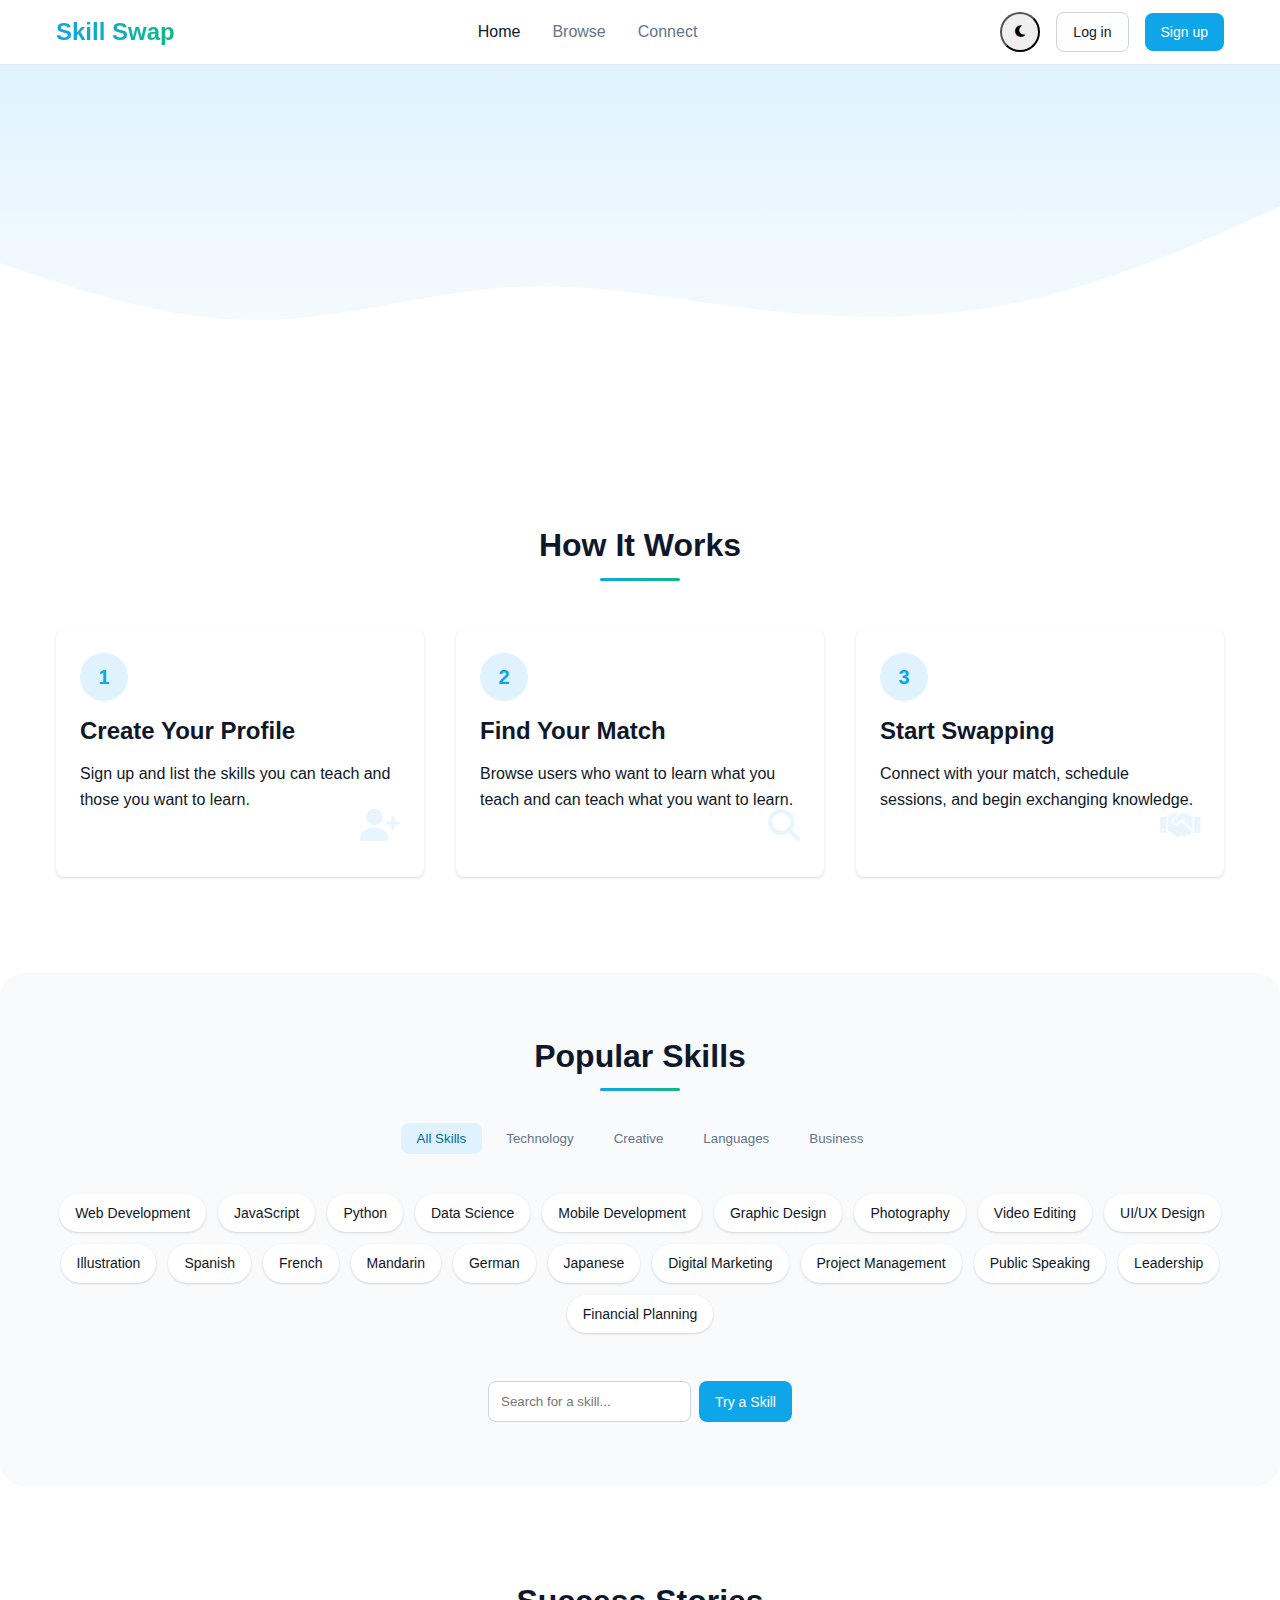
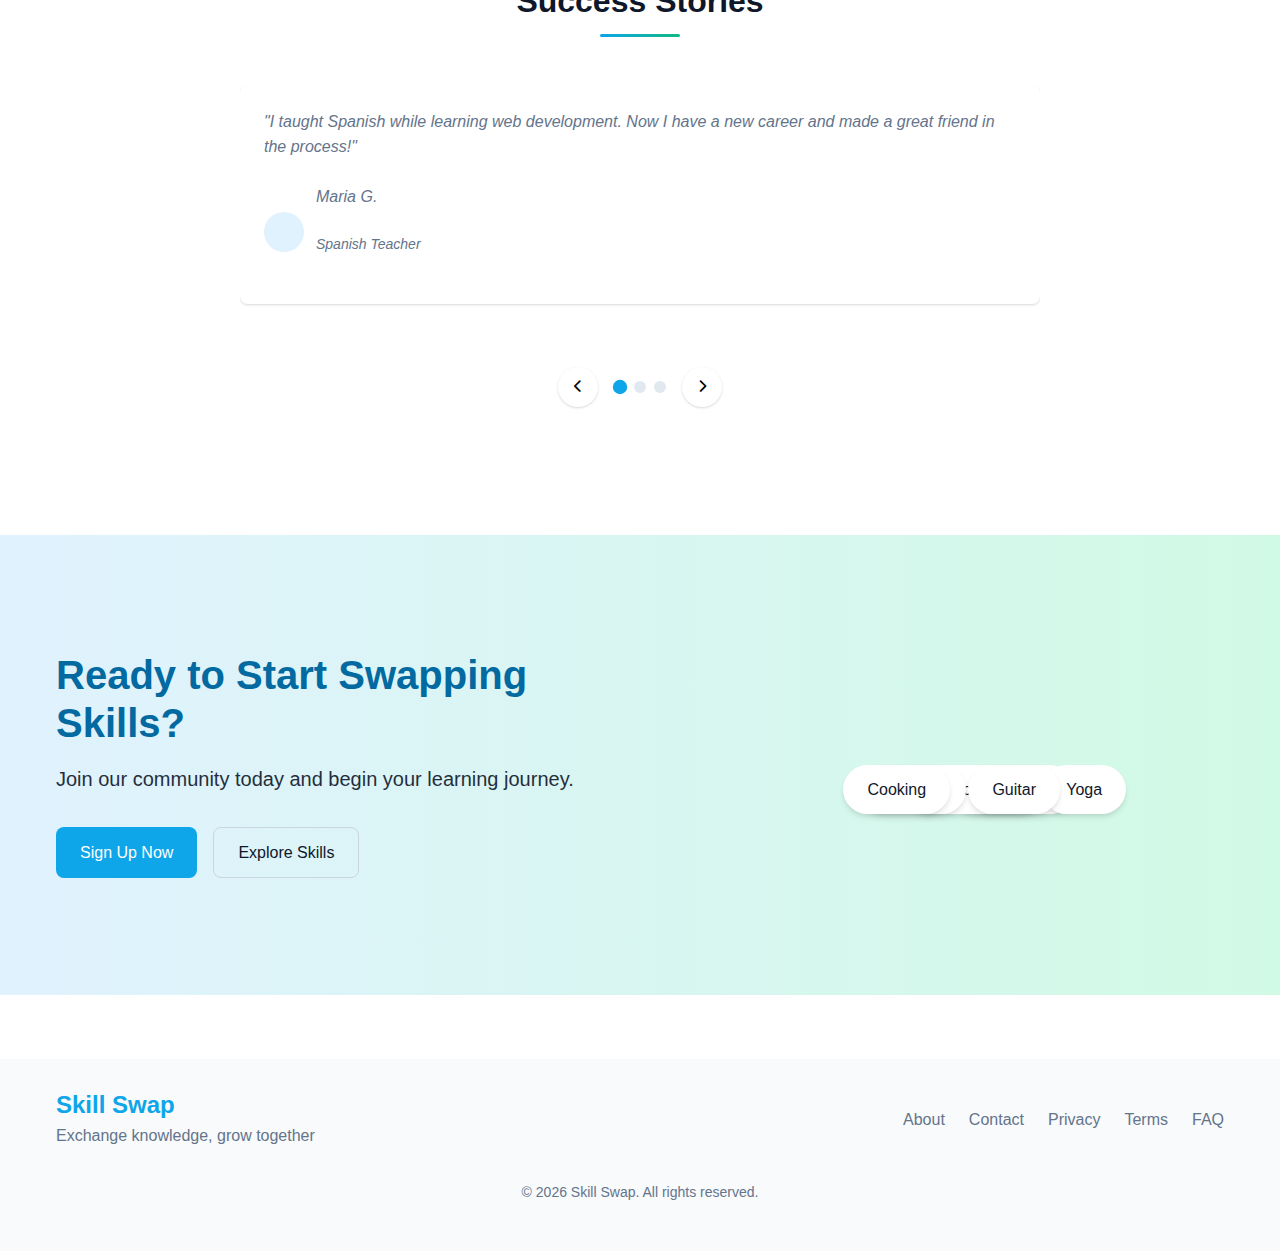
<file: index.html>
<!DOCTYPE html>
<html lang="en">
<head>
    <meta charset="UTF-8">
    <meta name="viewport" content="width=device-width, initial-scale=1.0">
    <title>Skill Swap - Exchange Knowledge, Grow Together</title>
    <link rel="stylesheet" href="css/styles.css">
    <link rel="stylesheet" href="https://cdnjs.cloudflare.com/ajax/libs/font-awesome/6.4.0/css/all.min.css">
</head>
<body>
    <header>
        <div class="container">
            <div class="logo">
                <a href="index.html">Skill Swap</a>
            </div>
            <nav class="desktop-nav">
                <ul>
                    <li><a href="index.html" class="active">Home</a></li>
                    <li><a href="browse.html">Browse</a></li>
                    <li><a href="chat.html">Connect</a></li>
                    
                    
                    <li class="auth-only"><a href="dashboard.html">Dashboard</a></li>
                </ul>
            </nav>
            <div class="auth-buttons desktop-only">
                <button id="theme-toggle" class="btn-icon">
                    <i class="fas fa-moon"></i>
                </button>
                <div class="logged-out-buttons">
                    <a href="login.html" class="btn btn-outline">Log in</a>
                    <a href="signup.html" class="btn btn-primary">Sign up</a>
                </div>
                <div class="logged-in-buttons">
                    <div class="user-menu">
                        <button class="btn btn-outline user-menu-button">
                            <div class="avatar"></div>
                            <span class="username"></span>
                        </button>
                        <div class="dropdown-menu">
                            <a href="dashboard.html">Dashboard</a>
                            <a href="#" id="logout-button" class="text-danger">
                                <i class="fas fa-sign-out-alt"></i> Log out
                            </a>
                        </div>
                    </div>
                </div>
            </div>
            <button class="mobile-menu-button">
                <i class="fas fa-bars"></i>
            </button>
        </div>
        <div class="mobile-menu">
            <ul>
                <li><a href="index.html">Home</a></li>
                <li><a href="browse.html">Browse</a></li>
                <li class="auth-only"><a href="dashboard.html">Dashboard</a></li>
                <li class="mobile-auth">
                    <div class="logged-out-buttons">
                        <a href="login.html" class="btn btn-outline btn-block">Log in</a>
                        <a href="signup.html" class="btn btn-primary btn-block">Sign up</a>
                    </div>
                    <div class="logged-in-buttons">
                        <div class="user-info">
                            <div class="avatar"></div>
                            <span class="username"></span>
                        </div>
                        <a href="#" id="mobile-logout-button" class="btn btn-outline btn-block text-danger">
                            <i class="fas fa-sign-out-alt"></i> Log out
                        </a>
                    </div>
                </li>
            </ul>
        </div>
    </header>

    <main>
        <!-- Hero Section with Animation -->
        <section class="hero">
            <div class="container">
                <h1 class="animate-in">Skill Swap</h1>
                <p class="animate-in">Exchange knowledge, grow together. Teach what you know, learn what you don't.</p>
                <div class="hero-buttons animate-in">
                    <a href="signup.html" class="btn btn-primary btn-lg">
                        Get Started <i class="fas fa-arrow-right"></i>
                    </a>
                    <a href="browse.html" class="btn btn-outline btn-lg">Browse Skills</a>
                </div>
                
            </div>
            <div class="hero-wave">
                <svg xmlns="http://www.w3.org/2000/svg" viewBox="0 0 1440 320">
                    <path fill="currentColor" fill-opacity="1" d="M0,96L48,112C96,128,192,160,288,160C384,160,480,128,576,122.7C672,117,768,139,864,149.3C960,160,1056,160,1152,138.7C1248,117,1344,75,1392,53.3L1440,32L1440,320L1392,320C1344,320,1248,320,1152,320C1056,320,960,320,864,320C768,320,672,320,576,320C480,320,384,320,288,320C192,320,96,320,48,320L0,320Z"></path>
                </svg>
            </div>
        </section>

        <!-- How It Works with Scroll Animation -->
        <section class="how-it-works" id="how-it-works">
            <div class="container">
                <h2 class="section-title">How It Works</h2>
                <div class="steps">
                    <div class="step-card scroll-animate">
                        <div class="step-number">1</div>
                        <h3>Create Your Profile</h3>
                        <p>Sign up and list the skills you can teach and those you want to learn.</p>
                        <div class="step-icon">
                            <i class="fas fa-user-plus"></i>
                        </div>
                    </div>
                    <div class="step-card scroll-animate">
                        <div class="step-number">2</div>
                        <h3>Find Your Match</h3>
                        <p>Browse users who want to learn what you teach and can teach what you want to learn.</p>
                        <div class="step-icon">
                            <i class="fas fa-search"></i>
                        </div>
                    </div>
                    <div class="step-card scroll-animate">
                        <div class="step-number">3</div>
                        <h3>Start Swapping</h3>
                        <p>Connect with your match, schedule sessions, and begin exchanging knowledge.</p>
                        <div class="step-icon">
                            <i class="fas fa-handshake"></i>
                        </div>
                    </div>
                </div>
            </div>
        </section>

        <!-- Interactive Skill Showcase -->
        <section class="featured-skills">
            <div class="container">
                <h2 class="section-title">Popular Skills</h2>
                <div class="skill-showcase">
                    <div class="skill-categories">
                        <button class="skill-category active" data-category="all">All Skills</button>
                        <button class="skill-category" data-category="tech">Technology</button>
                        <button class="skill-category" data-category="creative">Creative</button>
                        <button class="skill-category" data-category="language">Languages</button>
                        <button class="skill-category" data-category="business">Business</button>
                    </div>
                    <div class="skill-tags" id="skill-tags-container">
                        <span class="skill-tag" data-category="tech">Web Development</span>
                        <span class="skill-tag" data-category="tech">JavaScript</span>
                        <span class="skill-tag" data-category="tech">Python</span>
                        <span class="skill-tag" data-category="tech">Data Science</span>
                        <span class="skill-tag" data-category="tech">Mobile Development</span>
                        <span class="skill-tag" data-category="creative">Graphic Design</span>
                        <span class="skill-tag" data-category="creative">Photography</span>
                        <span class="skill-tag" data-category="creative">Video Editing</span>
                        <span class="skill-tag" data-category="creative">UI/UX Design</span>
                        <span class="skill-tag" data-category="creative">Illustration</span>
                        <span class="skill-tag" data-category="language">Spanish</span>
                        <span class="skill-tag" data-category="language">French</span>
                        <span class="skill-tag" data-category="language">Mandarin</span>
                        <span class="skill-tag" data-category="language">German</span>
                        <span class="skill-tag" data-category="language">Japanese</span>
                        <span class="skill-tag" data-category="business">Digital Marketing</span>
                        <span class="skill-tag" data-category="business">Project Management</span>
                        <span class="skill-tag" data-category="business">Public Speaking</span>
                        <span class="skill-tag" data-category="business">Leadership</span>
                        <span class="skill-tag" data-category="business">Financial Planning</span>
                    </div>
                    <div class="skill-search">
                        <input type="text" id="skill-search" placeholder="Search for a skill...">
                        <button id="add-sample-skill" class="btn btn-primary">Try a Skill</button>
                    </div>
                </div>
            </div>
        </section>

        <!-- Testimonials Slider -->
        <section class="testimonials">
            <div class="container">
                <h2 class="section-title">Success Stories</h2>
                <div class="testimonial-slider">
                    <div class="testimonial-slides" id="testimonial-slides">
                        <div class="testimonial-slide active">
                            <div class="testimonial-card">
                                <p>"I taught Spanish while learning web development. Now I have a new career and made a great friend in the process!"</p>
                                <div class="testimonial-author">
                                    <div class="testimonial-avatar"></div>
                                    <div>
                                        <p class="author-name">Maria G.</p>
                                        <p class="author-title">Spanish Teacher</p>
                                    </div>
                                </div>
                            </div>
                        </div>
                        <div class="testimonial-slide">
                            <div class="testimonial-card">
                                <p>"I exchanged my photography skills for cooking lessons. Now I can take amazing food photos and cook the dishes too!"</p>
                                <div class="testimonial-author">
                                    <div class="testimonial-avatar green"></div>
                                    <div>
                                        <p class="author-name">Alex T.</p>
                                        <p class="author-title">Photographer</p>
                                    </div>
                                </div>
                            </div>
                        </div>
                        <div class="testimonial-slide">
                            <div class="testimonial-card">
                                <p>"Learning guitar had always been on my bucket list. I traded my digital marketing expertise for weekly lessons and now I can play my favorite songs!"</p>
                                <div class="testimonial-author">
                                    <div class="testimonial-avatar blue"></div>
                                    <div>
                                        <p class="author-name">James R.</p>
                                        <p class="author-title">Marketing Specialist</p>
                                    </div>
                                </div>
                            </div>
                        </div>
                    </div>
                    <div class="testimonial-controls">
                        <button class="testimonial-prev"><i class="fas fa-chevron-left"></i></button>
                        <div class="testimonial-dots">
                            <span class="testimonial-dot active" data-slide="0"></span>
                            <span class="testimonial-dot" data-slide="1"></span>
                            <span class="testimonial-dot" data-slide="2"></span>
                        </div>
                        <button class="testimonial-next"><i class="fas fa-chevron-right"></i></button>
                    </div>
                </div>
            </div>
        </section>

        <!-- Call to Action -->
        <section class="cta-section">
            <div class="container">
                <div class="cta-content">
                    <h2>Ready to Start Swapping Skills?</h2>
                    <p>Join our community today and begin your learning journey.</p>
                    <div class="cta-buttons">
                        <a href="signup.html" class="btn btn-primary btn-lg">Sign Up Now</a>
                        <a href="browse.html" class="btn btn-outline btn-lg">Explore Skills</a>
                    </div>
                </div>
                <div class="cta-image">
                    <div class="floating-skills">
                        <span class="floating-skill">JavaScript</span>
                        <span class="floating-skill">Photography</span>
                        <span class="floating-skill">Spanish</span>
                        <span class="floating-skill">Cooking</span>
                        <span class="floating-skill">Yoga</span>
                        <span class="floating-skill">Guitar</span>
                    </div>
                </div>
            </div>
        </section>
    </main>

    <footer>
        <div class="container">
            <div class="footer-content">
                <div class="footer-logo">
                    <h3>Skill Swap</h3>
                    <p>Exchange knowledge, grow together</p>
                </div>
                <div class="footer-links">
                    <a href="#">About</a>
                    <a href="#">Contact</a>
                    <a href="#">Privacy</a>
                    <a href="#">Terms</a>
                    <a href="#">FAQ</a>
                </div>
            </div>
            <div class="footer-copyright">
                <p>&copy; <span id="current-year"></span> Skill Swap. All rights reserved.</p>
            </div>
        </div>
    </footer>

    <script src="js/main.js"></script>
    <script>
        document.getElementById('current-year').textContent = new Date().getFullYear();
    </script>
</body>
</html>
</file>
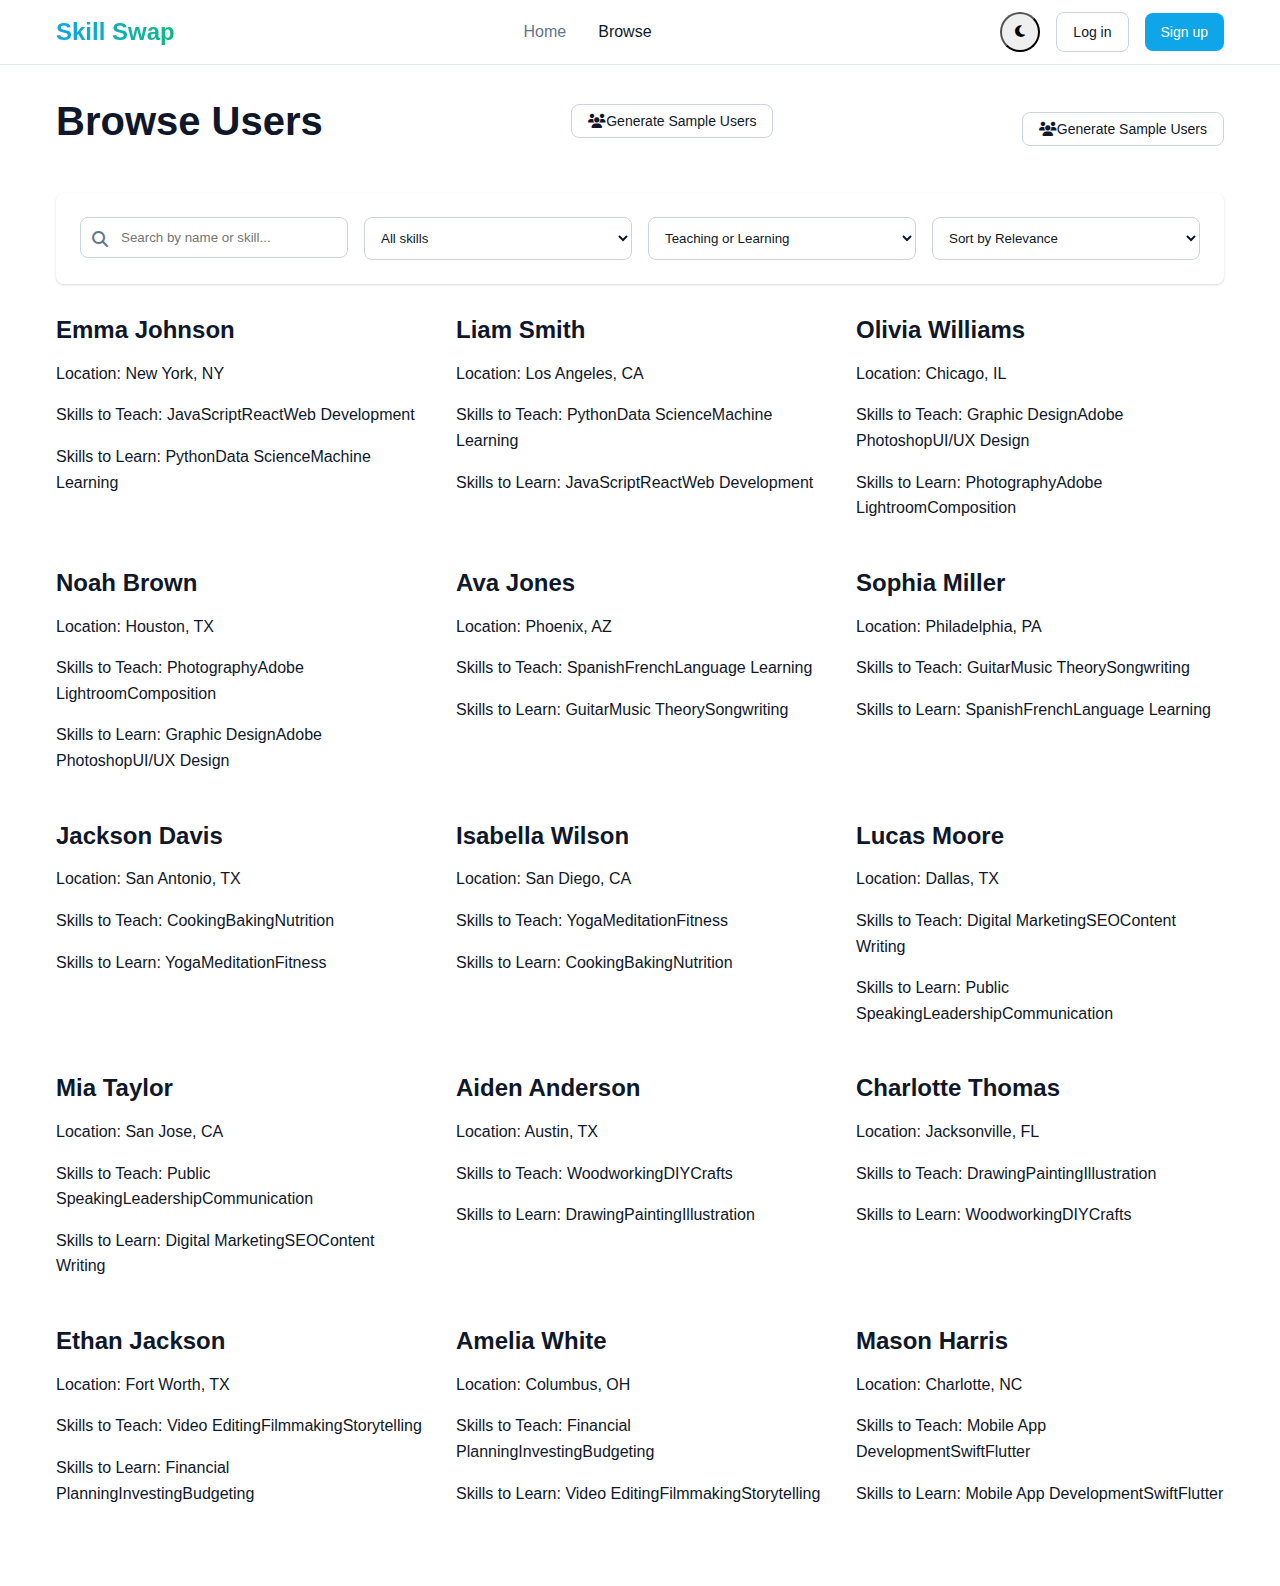
<file: browse.html>
<!DOCTYPE html>
<html lang="en">
<head>
    <meta charset="UTF-8">
    <meta name="viewport" content="width=device-width, initial-scale=1.0">
    <title>Browse Users - Skill Swap</title>
    <link rel="stylesheet" href="css/styles.css">
    <link rel="stylesheet" href="https://cdnjs.cloudflare.com/ajax/libs/font-awesome/6.4.0/css/all.min.css">
</head>
<body>
    <header>
        <div class="container">
            <div class="logo">
                <a href="index.html">Skill Swap</a>
            </div>
            <nav class="desktop-nav">
                <ul>
                    <li><a href="index.html">Home</a></li>
                    <li><a href="browse.html" class="active">Browse</a></li>
                    <li class="auth-only"><a href="dashboard.html">Dashboard</a></li>
                </ul>
            </nav>
            <div class="auth-buttons desktop-only">
                <button id="theme-toggle" class="btn-icon">
                    <i class="fas fa-moon"></i>
                </button>
                <div class="logged-out-buttons">
                    <a href="login.html" class="btn btn-outline">Log in</a>
                    <a href="signup.html" class="btn btn-primary">Sign up</a>
                </div>
                <div class="logged-in-buttons">
                    <div class="user-menu">
                        <button class="btn btn-outline user-menu-button">
                            <div class="avatar"></div>
                            <span class="username"></span>
                        </button>
                        <div class="dropdown-menu">
                            <a href="dashboard.html">Dashboard</a>
                            <a href="#" id="logout-button" class="text-danger">
                                <i class="fas fa-sign-out-alt"></i> Log out
                            </a>
                        </div>
                    </div>
                </div>
            </div>
            <button class="mobile-menu-button">
                <i class="fas fa-bars"></i>
            </button>
        </div>
        <div class="mobile-menu">
            <ul>
                <li><a href="index.html">Home</a></li>
                <li><a href="browse.html">Browse</a></li>
                <li class="auth-only"><a href="dashboard.html">Dashboard</a></li>
                <li class="mobile-auth">
                    <div class="logged-out-buttons">
                        <a href="login.html" class="btn btn-outline btn-block">Log in</a>
                        <a href="signup.html" class="btn btn-primary btn-block">Sign up</a>
                    </div>
                    <div class="logged-in-buttons">
                        <div class="user-info">
                            <div class="avatar"></div>
                            <span class="username"></span>
                        </div>
                        <a href="#" id="mobile-logout-button" class="btn btn-outline btn-block text-danger">
                            <i class="fas fa-sign-out-alt"></i> Log out
                        </a>
                    </div>
                </li>
            </ul>
        </div>
    </header>

    <main>
        <div class="browse-container">
            <div class="browse-header">
                <h1>Browse Users</h1>
                <div class="browse-actions">
                    <button id="generate-sample-users" class="btn btn-outline">
                        <i class="fas fa-users"></i> Generate Sample Users
                    </button>
                    <button id="find-matches" class="btn btn-primary auth-only">
                        <i class="fas fa-exchange-alt"></i> Find My Matches
                    </button>
                </div>
            </div>

            <div class="filter-container">
                <div class="search-box">
                    <i class="fas fa-search"></i>
                    <input type="text" id="search-input" placeholder="Search by name or skill...">
                </div>

                <div class="filter-box">
                    <select id="skill-filter">
                        <option value="">All skills</option>
                        <!-- Skills will be populated by JavaScript -->
                    </select>
                </div>

                <div class="filter-box">
                    <select id="skill-type-filter">
                        <option value="all">Teaching or Learning</option>
                        <option value="teach">Teaching</option>
                        <option value="learn">Learning</option>
                    </select>
                </div>

                <div class="filter-box">
                    <select id="sort-filter">
                        <option value="relevance">Sort by Relevance</option>
                        <option value="match">Sort by Match Score</option>
                        <option value="name-asc">Name (A-Z)</option>
                        <option value="name-desc">Name (Z-A)</option>
                        <option value="skills-most">Most Skills</option>
                        <option value="skills-least">Least Skills</option>
                    </select>
                </div>
            </div>

            <div class="match-summary auth-only" id="match-summary">
                <!-- Match summary will be populated by JavaScript -->
            </div>

            <div class="users-grid" id="users-container">
                <p class="loading-message">Loading users...</p>
            </div>

            <div class="pagination" id="pagination">
                <!-- Pagination will be populated by JavaScript -->
            </div>
        </div>
    </main>

    <!-- Message Modal -->
    <div class="modal" id="message-modal">
        <div class="modal-content">
            <div class="modal-header">
                <h2>Message <span id="message-recipient">User</span></h2>
                <button class="modal-close">&times;</button>
            </div>
            <div class="modal-body">
                <div class="form-group">
                    <label for="message-text">Your Message</label>
                    <textarea id="message-text" rows="5" placeholder="Hi! I noticed we have matching skills. Would you be interested in swapping knowledge?"></textarea>
                </div>
            </div>
            <div class="modal-footer">
                <button class="btn btn-outline modal-cancel">Cancel</button>
                <button class="btn btn-primary" id="send-message">Send Message</button>
            </div>
        </div>
    </div>

    <!-- User Details Modal -->
    <div class="modal" id="user-details-modal">
        <div class="modal-content">
            <div class="modal-header">
                <h2>User Profile</h2>
                <button class="modal-close">&times;</button>
            </div>
            <div class="modal-body" id="user-details-content">
                <!-- User details will be populated by JavaScript -->
            </div>
            <div class="modal-footer">
                <button class="btn btn-outline modal-cancel">Close</button>
                <button class="btn btn-primary" id="contact-from-details">Contact</button>
            </div>
        </div>
    </div>

    <div class="toast" id="toast">
        <div class="toast-content">
            <i class="fas fa-check-circle toast-icon"></i>
            <div class="toast-message">
                <span class="toast-title">Success!</span>
                <span class="toast-description">Your message has been sent.</span>
            </div>
        </div>
        <div class="toast-progress"></div>
    </div>

    <script src="js/main.js"></script>
    <script src="js/sample-users.js"></script>
    <script src="js/browse.js"></script>
</body>
</html>
</file>
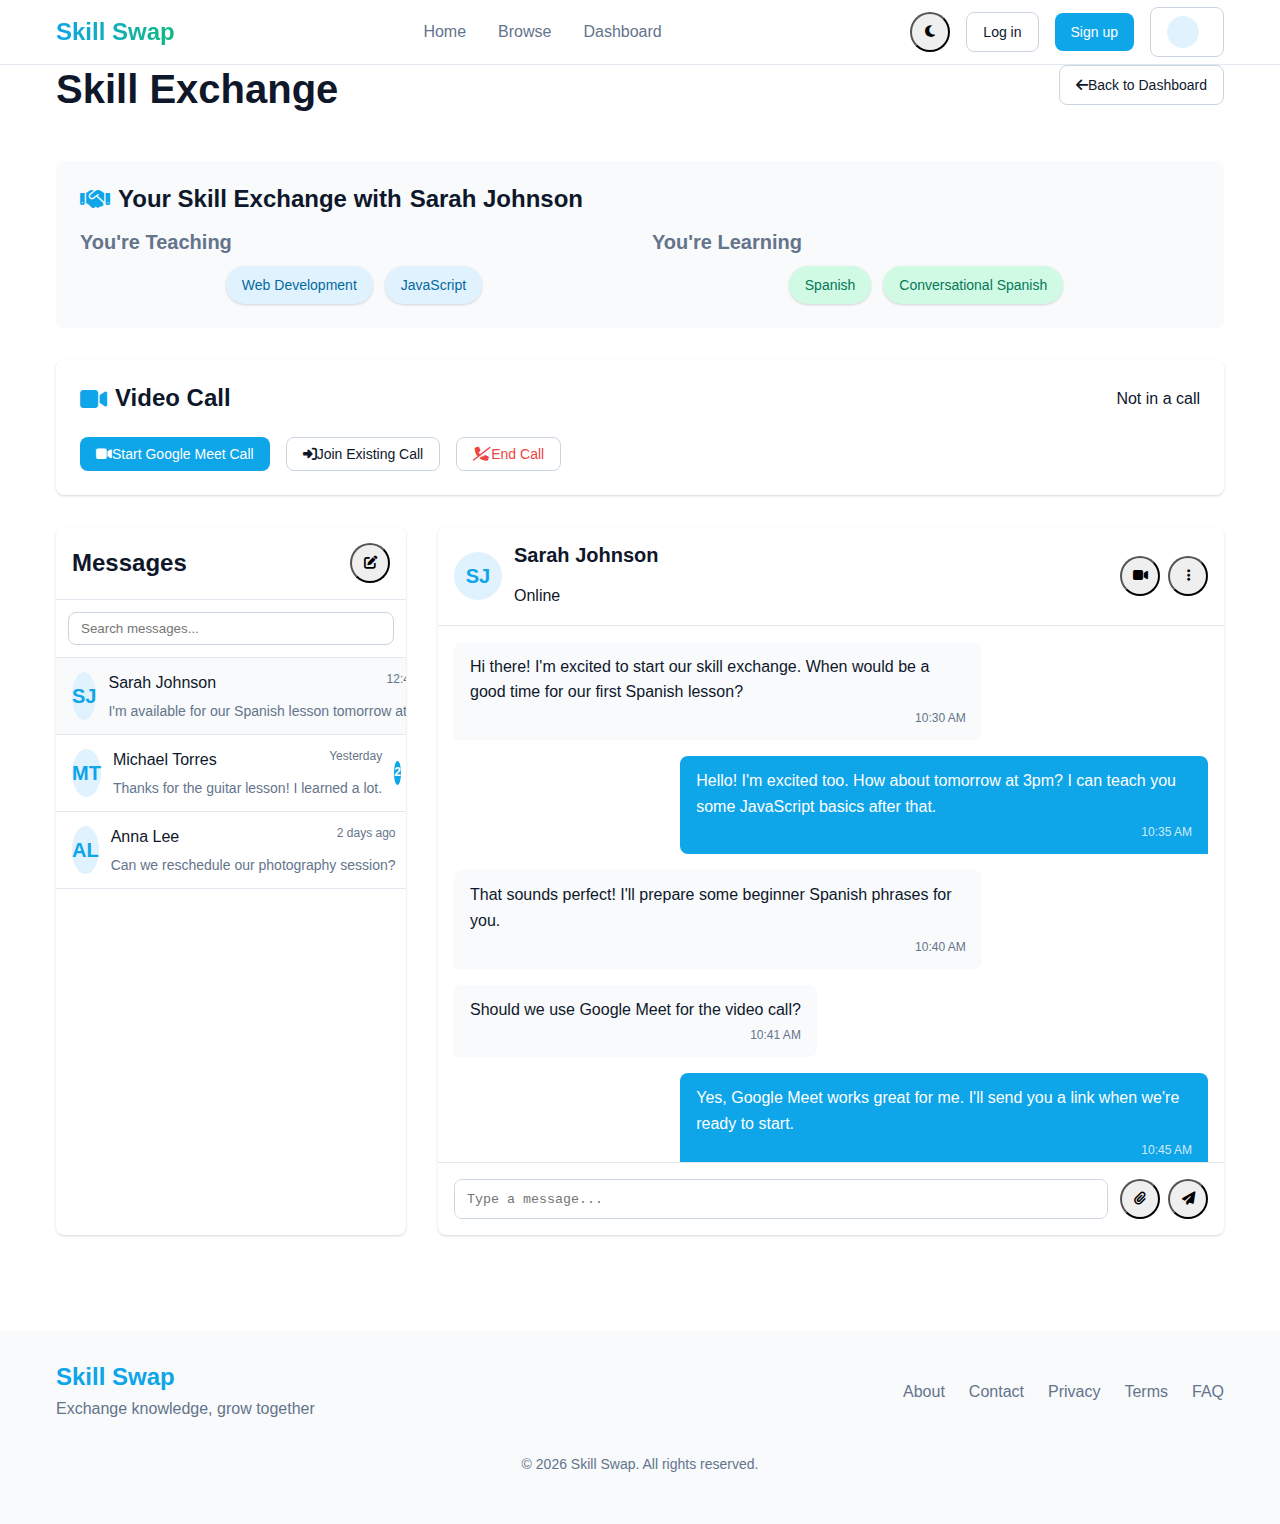
<file: chat.html>
<!DOCTYPE html>
<html lang="en">
<head>
    <meta charset="UTF-8">
    <meta name="viewport" content="width=device-width, initial-scale=1.0">
    <title>Skill Swap - Chat & Video Call</title>
    <link rel="stylesheet" href="css/styles.css">
    <link rel="stylesheet" href="https://cdnjs.cloudflare.com/ajax/libs/font-awesome/6.4.0/css/all.min.css">
    <style>
        /* Additional styles for chat page */
        .chat-container {
            display: grid;
            grid-template-columns: 1fr;
            gap: 2rem;
            margin-bottom: 2rem;
        }

        @media (min-width: 992px) {
            .chat-container {
                grid-template-columns: 350px 1fr;
            }
        }

        .chat-sidebar {
            background-color: var(--card-background);
            border-radius: var(--border-radius);
            box-shadow: var(--shadow);
            overflow: hidden;
            height: calc(100vh - 12rem);
            display: flex;
            flex-direction: column;
        }

        .chat-header {
            padding: 1rem;
            border-bottom: 1px solid var(--card-border);
            display: flex;
            justify-content: space-between;
            align-items: center;
        }

        .chat-header h3 {
            margin-bottom: 0;
        }

        .chat-search {
            padding: 0.75rem;
            border-bottom: 1px solid var(--card-border);
        }

        .chat-search input {
            width: 100%;
            padding: 0.5rem 0.75rem;
            border-radius: var(--border-radius);
            border: 1px solid var(--input-border);
            background-color: var(--input-background);
        }

        .chat-contacts {
            flex: 1;
            overflow-y: auto;
        }

        .chat-contact {
            padding: 0.75rem 1rem;
            display: flex;
            align-items: center;
            gap: 0.75rem;
            cursor: pointer;
            transition: var(--transition);
            border-bottom: 1px solid var(--card-border);
        }

        .chat-contact:hover, .chat-contact.active {
            background-color: var(--muted-background);
        }

        .contact-avatar {
            width: 3rem;
            height: 3rem;
            border-radius: 50%;
            background-color: var(--primary-light);
            display: flex;
            align-items: center;
            justify-content: center;
            color: var(--primary-color);
            font-weight: bold;
            font-size: 1.25rem;
        }

        .contact-info {
            flex: 1;
        }

        .contact-name {
            font-weight: 500;
            margin-bottom: 0.25rem;
            display: flex;
            justify-content: space-between;
        }

        .contact-time {
            font-size: 0.75rem;
            color: var(--muted-foreground);
        }

        .contact-preview {
            font-size: 0.875rem;
            color: var(--muted-foreground);
            white-space: nowrap;
            overflow: hidden;
            text-overflow: ellipsis;
        }

        .unread-badge {
            background-color: var(--primary-color);
            color: white;
            border-radius: 50%;
            width: 1.5rem;
            height: 1.5rem;
            display: flex;
            align-items: center;
            justify-content: center;
            font-size: 0.75rem;
            font-weight: bold;
        }

        .chat-main {
            background-color: var(--card-background);
            border-radius: var(--border-radius);
            box-shadow: var(--shadow);
            overflow: hidden;
            height: calc(100vh - 12rem);
            display: flex;
            flex-direction: column;
        }

        .chat-main-header {
            padding: 1rem;
            border-bottom: 1px solid var(--card-border);
            display: flex;
            justify-content: space-between;
            align-items: center;
        }

        .chat-main-header-info {
            display: flex;
            align-items: center;
            gap: 0.75rem;
        }

        .chat-main-header-actions {
            display: flex;
            gap: 0.5rem;
        }

        .chat-messages {
            flex: 1;
            overflow-y: auto;
            padding: 1rem;
            display: flex;
            flex-direction: column;
            gap: 1rem;
        }

        .message {
            max-width: 70%;
            padding: 0.75rem 1rem;
            border-radius: var(--border-radius);
            position: relative;
        }

        .message-time {
            font-size: 0.75rem;
            color: var(--muted-foreground);
            margin-top: 0.25rem;
            text-align: right;
        }

        .message.received {
            background-color: var(--muted-background);
            color: var(--foreground);
            align-self: flex-start;
            border-bottom-left-radius: 0;
        }

        .message.sent {
            background-color: var(--primary-color);
            color: white;
            align-self: flex-end;
            border-bottom-right-radius: 0;
        }

        .message.sent .message-time {
            color: rgba(255, 255, 255, 0.8);
        }

        .chat-input {
            padding: 1rem;
            border-top: 1px solid var(--card-border);
            display: flex;
            gap: 0.75rem;
        }

        .chat-input textarea {
            flex: 1;
            padding: 0.75rem;
            border-radius: var(--border-radius);
            border: 1px solid var(--input-border);
            background-color: var(--input-background);
            resize: none;
            height: 2.5rem;
            max-height: 6rem;
            transition: height 0.2s ease;
        }

        .chat-input textarea:focus {
            height: 5rem;
        }

        .chat-input-actions {
            display: flex;
            gap: 0.5rem;
        }

        .video-call-container {
            background-color: var(--card-background);
            border-radius: var(--border-radius);
            box-shadow: var(--shadow);
            padding: 1.5rem;
            margin-bottom: 2rem;
        }

        .video-call-header {
            display: flex;
            justify-content: space-between;
            align-items: center;
            margin-bottom: 1.5rem;
        }

        .video-call-header h3 {
            margin-bottom: 0;
            display: flex;
            align-items: center;
            gap: 0.5rem;
        }

        .video-call-header h3 i {
            color: var(--primary-color);
        }

        .video-call-content {
            display: flex;
            flex-direction: column;
            gap: 1.5rem;
        }

        .video-call-actions {
            display: flex;
            gap: 1rem;
            flex-wrap: wrap;
        }

        .video-call-frame {
            width: 100%;
            height: 400px;
            border-radius: var(--border-radius);
            overflow: hidden;
            background-color: var(--muted-background);
            display: none;
        }

        .video-call-frame.active {
            display: block;
        }

        .video-call-frame iframe {
            width: 100%;
            height: 100%;
            border: none;
        }

        .skill-exchange-info {
            background-color: var(--muted-background);
            border-radius: var(--border-radius);
            padding: 1.5rem;
            margin-bottom: 2rem;
        }

        .skill-exchange-info h3 {
            margin-bottom: 1rem;
            display: flex;
            align-items: center;
            gap: 0.5rem;
        }

        .skill-exchange-info h3 i {
            color: var(--primary-color);
        }

        .skill-exchange-details {
            display: grid;
            grid-template-columns: 1fr;
            gap: 1.5rem;
        }

        @media (min-width: 768px) {
            .skill-exchange-details {
                grid-template-columns: 1fr 1fr;
            }
        }

        .skill-exchange-section h4 {
            margin-bottom: 0.75rem;
            color: var(--muted-foreground);
        }

        .empty-state {
            display: flex;
            flex-direction: column;
            align-items: center;
            justify-content: center;
            height: 100%;
            padding: 2rem;
            text-align: center;
            color: var(--muted-foreground);
        }

        .empty-state i {
            font-size: 3rem;
            margin-bottom: 1rem;
            opacity: 0.5;
        }

        .empty-state h3 {
            margin-bottom: 0.5rem;
        }

        .empty-state p {
            max-width: 24rem;
            margin: 0 auto;
        }
    </style>
</head>
<body>
    <header>
        <div class="container">
            <div class="logo">
                <a href="index.html">Skill Swap</a>
            </div>
            <nav class="desktop-nav">
                <ul>
                    <li><a href="index.html">Home</a></li>
                    <li><a href="browse.html">Browse</a></li>
                    <li class="auth-only"><a href="dashboard.html">Dashboard</a></li>
                </ul>
            </nav>
            <div class="auth-buttons desktop-only">
                <button id="theme-toggle" class="btn-icon">
                    <i class="fas fa-moon"></i>
                </button>
                <div class="logged-out-buttons">
                    <a href="login.html" class="btn btn-outline">Log in</a>
                    <a href="signup.html" class="btn btn-primary">Sign up</a>
                </div>
                <div class="logged-in-buttons">
                    <div class="user-menu">
                        <button class="btn btn-outline user-menu-button">
                            <div class="avatar"></div>
                            <span class="username"></span>
                        </button>
                        <div class="dropdown-menu">
                            <a href="dashboard.html">Dashboard</a>
                            <a href="#" id="logout-button" class="text-danger">
                                <i class="fas fa-sign-out-alt"></i> Log out
                            </a>
                        </div>
                    </div>
                </div>
            </div>
            <button class="mobile-menu-button">
                <i class="fas fa-bars"></i>
            </button>
        </div>
        <div class="mobile-menu">
            <ul>
                <li><a href="index.html">Home</a></li>
                <li><a href="browse.html">Browse</a></li>
                <li class="auth-only"><a href="dashboard.html">Dashboard</a></li>
                <li class="mobile-auth">
                    <div class="logged-out-buttons">
                        <a href="login.html" class="btn btn-outline btn-block">Log in</a>
                        <a href="signup.html" class="btn btn-primary btn-block">Sign up</a>
                    </div>
                    <div class="logged-in-buttons">
                        <div class="user-info">
                            <div class="avatar"></div>
                            <span class="username"></span>
                        </div>
                        <a href="#" id="mobile-logout-button" class="btn btn-outline btn-block text-danger">
                            <i class="fas fa-sign-out-alt"></i> Log out
                        </a>
                    </div>
                </li>
            </ul>
        </div>
    </header>

    <main>
        <div class="container">
            <div class="dashboard-header">
                <h1>Skill Exchange</h1>
                <a href="dashboard.html" class="btn btn-outline">
                    <i class="fas fa-arrow-left"></i> Back to Dashboard
                </a>
            </div>

            <!-- Skill Exchange Info -->
            <div class="skill-exchange-info">
                <h3><i class="fas fa-handshake"></i> Your Skill Exchange with <span id="exchange-partner-name">Sarah Johnson</span></h3>
                <div class="skill-exchange-details">
                    <div class="skill-exchange-section">
                        <h4>You're Teaching</h4>
                        <div class="skill-tags">
                            <span class="skill-tag teaching">Web Development</span>
                            <span class="skill-tag teaching">JavaScript</span>
                        </div>
                    </div>
                    <div class="skill-exchange-section">
                        <h4>You're Learning</h4>
                        <div class="skill-tags">
                            <span class="skill-tag learning">Spanish</span>
                            <span class="skill-tag learning">Conversational Spanish</span>
                        </div>
                    </div>
                </div>
            </div>

            <!-- Video Call Section -->
            <div class="video-call-container">
                <div class="video-call-header">
                    <h3><i class="fas fa-video"></i> Video Call</h3>
                    <div class="video-call-status" id="call-status">Not in a call</div>
                </div>
                <div class="video-call-content">
                    <div class="video-call-actions">
                        <button id="start-call-btn" class="btn btn-primary">
                            <i class="fas fa-video"></i> Start Google Meet Call
                        </button>
                        <button id="join-call-btn" class="btn btn-outline" disabled>
                            <i class="fas fa-sign-in-alt"></i> Join Existing Call
                        </button>
                        <button id="end-call-btn" class="btn btn-outline text-danger" disabled>
                            <i class="fas fa-phone-slash"></i> End Call
                        </button>
                    </div>
                    <div class="video-call-frame" id="video-call-frame">
                        <!-- Google Meet iframe will be inserted here -->
                    </div>
                </div>
            </div>

            <!-- Chat Section -->
            <div class="chat-container">
                <div class="chat-sidebar">
                    <div class="chat-header">
                        <h3>Messages</h3>
                        <button class="btn-icon">
                            <i class="fas fa-edit"></i>
                        </button>
                    </div>
                    <div class="chat-search">
                        <input type="text" placeholder="Search messages...">
                    </div>
                    <div class="chat-contacts">
                        <div class="chat-contact active">
                            <div class="contact-avatar">SJ</div>
                            <div class="contact-info">
                                <div class="contact-name">
                                    <span>Sarah Johnson</span>
                                    <span class="contact-time">12:45 PM</span>
                                </div>
                                <div class="contact-preview">I'm available for our Spanish lesson tomorrow at 3pm</div>
                            </div>
                        </div>
                        <div class="chat-contact">
                            <div class="contact-avatar">MT</div>
                            <div class="contact-info">
                                <div class="contact-name">
                                    <span>Michael Torres</span>
                                    <span class="contact-time">Yesterday</span>
                                </div>
                                <div class="contact-preview">Thanks for the guitar lesson! I learned a lot.</div>
                            </div>
                            <div class="unread-badge">2</div>
                        </div>
                        <div class="chat-contact">
                            <div class="contact-avatar">AL</div>
                            <div class="contact-info">
                                <div class="contact-name">
                                    <span>Anna Lee</span>
                                    <span class="contact-time">2 days ago</span>
                                </div>
                                <div class="contact-preview">Can we reschedule our photography session?</div>
                            </div>
                        </div>
                    </div>
                </div>
                <div class="chat-main">
                    <div class="chat-main-header">
                        <div class="chat-main-header-info">
                            <div class="contact-avatar">SJ</div>
                            <div>
                                <h4>Sarah Johnson</h4>
                                <span class="contact-status">Online</span>
                            </div>
                        </div>
                        <div class="chat-main-header-actions">
                            <button class="btn-icon" id="call-button">
                                <i class="fas fa-video"></i>
                            </button>
                            <button class="btn-icon">
                                <i class="fas fa-ellipsis-v"></i>
                            </button>
                        </div>
                    </div>
                    <div class="chat-messages" id="chat-messages">
                        <div class="message received">
                            <div class="message-content">Hi there! I'm excited to start our skill exchange. When would be a good time for our first Spanish lesson?</div>
                            <div class="message-time">10:30 AM</div>
                        </div>
                        <div class="message sent">
                            <div class="message-content">Hello! I'm excited too. How about tomorrow at 3pm? I can teach you some JavaScript basics after that.</div>
                            <div class="message-time">10:35 AM</div>
                        </div>
                        <div class="message received">
                            <div class="message-content">That sounds perfect! I'll prepare some beginner Spanish phrases for you.</div>
                            <div class="message-time">10:40 AM</div>
                        </div>
                        <div class="message received">
                            <div class="message-content">Should we use Google Meet for the video call?</div>
                            <div class="message-time">10:41 AM</div>
                        </div>
                        <div class="message sent">
                            <div class="message-content">Yes, Google Meet works great for me. I'll send you a link when we're ready to start.</div>
                            <div class="message-time">10:45 AM</div>
                        </div>
                        <div class="message received">
                            <div class="message-content">I'm available for our Spanish lesson tomorrow at 3pm. Looking forward to it!</div>
                            <div class="message-time">12:45 PM</div>
                        </div>
                    </div>
                    <div class="chat-input">
                        <textarea id="message-input" placeholder="Type a message..."></textarea>
                        <div class="chat-input-actions">
                            <button class="btn-icon">
                                <i class="fas fa-paperclip"></i>
                            </button>
                            <button class="btn-icon" id="send-message-btn">
                                <i class="fas fa-paper-plane"></i>
                            </button>
                        </div>
                    </div>
                </div>
            </div>
        </div>
    </main>

    <footer>
        <div class="container">
            <div class="footer-content">
                <div class="footer-logo">
                    <h3>Skill Swap</h3>
                    <p>Exchange knowledge, grow together</p>
                </div>
                <div class="footer-links">
                    <a href="#">About</a>
                    <a href="#">Contact</a>
                    <a href="#">Privacy</a>
                    <a href="#">Terms</a>
                    <a href="#">FAQ</a>
                </div>
            </div>
            <div class="footer-copyright">
                <p>&copy; <span id="current-year"></span> Skill Swap. All rights reserved.</p>
            </div>
        </div>
    </footer>

    <script>
        // Set current year in footer
        document.getElementById('current-year').textContent = new Date().getFullYear();

        // Mobile menu toggle
        const mobileMenuButton = document.querySelector('.mobile-menu-button');
        const mobileMenu = document.querySelector('.mobile-menu');

        mobileMenuButton.addEventListener('click', () => {
            mobileMenu.classList.toggle('active');
        });

        // Theme toggle
        const themeToggle = document.getElementById('theme-toggle');
        const body = document.body;

        // Check for saved theme preference
        if (localStorage.getItem('theme') === 'dark') {
            body.classList.add('dark-mode');
            themeToggle.querySelector('i').classList.replace('fa-moon', 'fa-sun');
        }

        themeToggle.addEventListener('click', () => {
            body.classList.toggle('dark-mode');
            
            // Save theme preference
            if (body.classList.contains('dark-mode')) {
                localStorage.setItem('theme', 'dark');
                themeToggle.querySelector('i').classList.replace('fa-moon', 'fa-sun');
            } else {
                localStorage.setItem('theme', 'light');
                themeToggle.querySelector('i').classList.replace('fa-sun', 'fa-moon');
            }
        });

        // Chat functionality
        const messageInput = document.getElementById('message-input');
        const sendMessageBtn = document.getElementById('send-message-btn');
        const chatMessages = document.getElementById('chat-messages');

        // Function to add a new message
        function addMessage(content, isSent) {
            const messageDiv = document.createElement('div');
            messageDiv.className = isSent ? 'message sent' : 'message received';
            
            const messageContent = document.createElement('div');
            messageContent.className = 'message-content';
            messageContent.textContent = content;
            
            const messageTime = document.createElement('div');
            messageTime.className = 'message-time';
            
            // Get current time
            const now = new Date();
            const hours = now.getHours();
            const minutes = now.getMinutes();
            const ampm = hours >= 12 ? 'PM' : 'AM';
            const formattedHours = hours % 12 || 12;
            const formattedMinutes = minutes < 10 ? '0' + minutes : minutes;
            
            messageTime.textContent = `${formattedHours}:${formattedMinutes} ${ampm}`;
            
            messageDiv.appendChild(messageContent);
            messageDiv.appendChild(messageTime);
            
            chatMessages.appendChild(messageDiv);
            
            // Scroll to bottom
            chatMessages.scrollTop = chatMessages.scrollHeight;
        }

        // Send message on button click
        sendMessageBtn.addEventListener('click', () => {
            const message = messageInput.value.trim();
            if (message) {
                addMessage(message, true);
                messageInput.value = '';
                
                // Simulate response after a delay (in a real app, this would be from the server)
                setTimeout(() => {
                    const responses = [
                        "That sounds great!",
                        "I'll check my schedule and get back to you.",
                        "Can we discuss this during our next session?",
                        "Thanks for letting me know!",
                        "¡Muy bien! (Very good!)"
                    ];
                    const randomResponse = responses[Math.floor(Math.random() * responses.length)];
                    addMessage(randomResponse, false);
                }, 1000 + Math.random() * 2000);
            }
        });

        // Send message on Enter key (but allow Shift+Enter for new line)
        messageInput.addEventListener('keydown', (e) => {
            if (e.key === 'Enter' && !e.shiftKey) {
                e.preventDefault();
                sendMessageBtn.click();
            }
        });

        // Auto-resize textarea
        messageInput.addEventListener('input', () => {
            messageInput.style.height = 'auto';
            messageInput.style.height = (messageInput.scrollHeight) + 'px';
        });

        // Video call functionality
        const startCallBtn = document.getElementById('start-call-btn');
        const joinCallBtn = document.getElementById('join-call-btn');
        const endCallBtn = document.getElementById('end-call-btn');
        const callButton = document.getElementById('call-button');
        const videoCallFrame = document.getElementById('video-call-frame');
        const callStatus = document.getElementById('call-status');

        // Function to start a Google Meet call
        function startGoogleMeetCall() {
            // In a real implementation, you would use the Google Meet API
            // For this demo, we'll simulate by embedding an iframe
            const meetUrl = 'https://meet.google.com/new';
            
            const iframe = document.createElement('iframe');
            iframe.src = meetUrl;
            iframe.allow = "camera; microphone; fullscreen; display-capture; autoplay";
            
            videoCallFrame.innerHTML = '';
            videoCallFrame.appendChild(iframe);
            videoCallFrame.classList.add('active');
            
            // Update UI
            startCallBtn.disabled = true;
            joinCallBtn.disabled = false;
            endCallBtn.disabled = false;
            callStatus.textContent = 'In call';
            callStatus.style.color = 'var(--success)';
            
            // Add a message in the chat
            addMessage("I've started a Google Meet call. Click 'Join Existing Call' to join.", true);
        }

        // Function to end the call
        function endCall() {
            videoCallFrame.innerHTML = '';
            videoCallFrame.classList.remove('active');
            
            // Update UI
            startCallBtn.disabled = false;
            joinCallBtn.disabled = true;
            endCallBtn.disabled = true;
            callStatus.textContent = 'Not in a call';
            callStatus.style.color = '';
            
            // Add a message in the chat
            addMessage("I've ended the call.", true);
        }

        // Event listeners for call buttons
        startCallBtn.addEventListener('click', startGoogleMeetCall);
        callButton.addEventListener('click', startGoogleMeetCall);
        endCallBtn.addEventListener('click', endCall);
        
        joinCallBtn.addEventListener('click', () => {
            // In a real app, this would join an existing call
            // For this demo, we'll just focus on the iframe
            if (videoCallFrame.querySelector('iframe')) {
                videoCallFrame.querySelector('iframe').focus();
            }
        });

        // Chat contacts functionality
        const chatContacts = document.querySelectorAll('.chat-contact');
        
        chatContacts.forEach(contact => {
            contact.addEventListener('click', () => {
                // Remove active class from all contacts
                chatContacts.forEach(c => c.classList.remove('active'));
                
                // Add active class to clicked contact
                contact.classList.add('active');
                
                // Remove unread badge if present
                const unreadBadge = contact.querySelector('.unread-badge');
                if (unreadBadge) {
                    unreadBadge.remove();
                }
                
                // In a real app, you would load the conversation history here
                // For this demo, we'll just update the header
                const contactName = contact.querySelector('.contact-name span').textContent;
                const contactInitials = contact.querySelector('.contact-avatar').textContent;
                
                document.querySelector('.chat-main-header-info h4').textContent = contactName;
                document.querySelector('.chat-main-header-info .contact-avatar').textContent = contactInitials;
                document.getElementById('exchange-partner-name').textContent = contactName;
            });
        });
    </script>
</body>
</html>
</file>
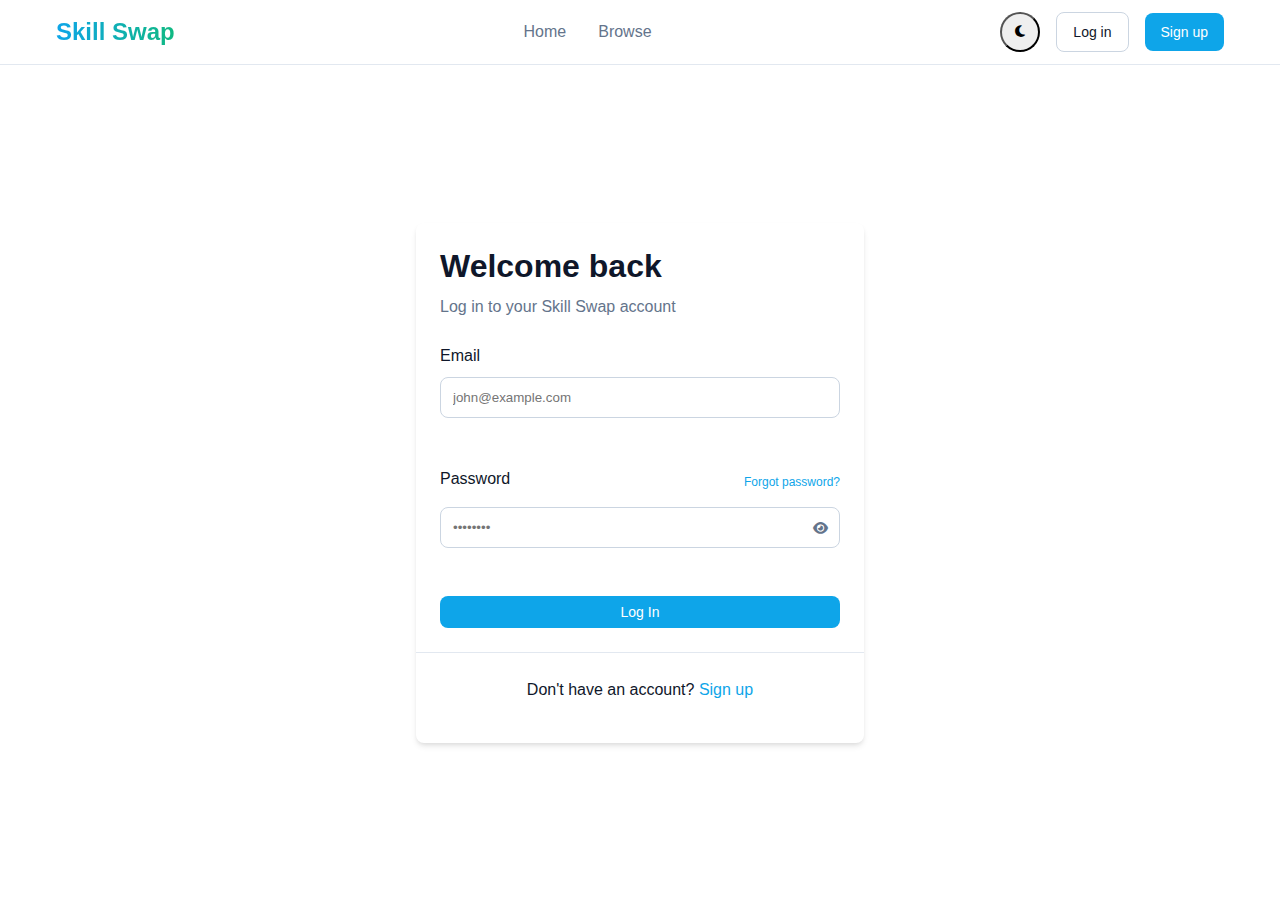
<file: dashboard.html>
<!DOCTYPE html>
<html lang="en">
<head>
    <meta charset="UTF-8">
    <meta name="viewport" content="width=device-width, initial-scale=1.0">
    <title>Dashboard - Skill Swap</title>
    <link rel="stylesheet" href="css/styles.css">
    <link rel="stylesheet" href="https://cdnjs.cloudflare.com/ajax/libs/font-awesome/6.4.0/css/all.min.css">
</head>
<body>
    <header>
        <div class="container">
            <div class="logo">
                <a href="index.html">Skill Swap</a>
            </div>
            <nav class="desktop-nav">
                <ul>
                    <li><a href="index.html">Home</a></li>
                    <li><a href="browse.html">Browse</a></li>
                    <li class="auth-only"><a href="dashboard.html" class="active">Dashboard</a></li>
                </ul>
            </nav>
            <div class="auth-buttons desktop-only">
                <button id="theme-toggle" class="btn-icon">
                    <i class="fas fa-moon"></i>
                </button>
                <div class="logged-out-buttons">
                    <a href="login.html" class="btn btn-outline">Log in</a>
                    <a href="signup.html" class="btn btn-primary">Sign up</a>
                </div>
                <div class="logged-in-buttons">
                    <div class="user-menu">
                        <button class="btn btn-outline user-menu-button">
                            <div class="avatar" id="header-avatar"></div>
                            <span class="username"></span>
                        </button>
                        <div class="dropdown-menu">
                            <a href="dashboard.html">Dashboard</a>
                            <a href="#" id="logout-button" class="text-danger">
                                <i class="fas fa-sign-out-alt"></i> Log out
                            </a>
                        </div>
                    </div>
                </div>
            </div>
            <button class="mobile-menu-button">
                <i class="fas fa-bars"></i>
            </button>
        </div>
        <div class="mobile-menu">
            <ul>
                <li><a href="index.html">Home</a></li>
                <li><a href="browse.html">Browse</a></li>
                <li class="auth-only"><a href="dashboard.html">Dashboard</a></li>
                <li class="mobile-auth">
                    <div class="logged-out-buttons">
                        <a href="login.html" class="btn btn-outline btn-block">Log in</a>
                        <a href="signup.html" class="btn btn-primary btn-block">Sign up</a>
                    </div>
                    <div class="logged-in-buttons">
                        <div class="user-info">
                            <div class="avatar"></div>
                            <span class="username"></span>
                        </div>
                        <a href="#" id="mobile-logout-button" class="btn btn-outline btn-block text-danger">
                            <i class="fas fa-sign-out-alt"></i> Log out
                        </a>
                    </div>
                </li>
            </ul>
        </div>
    </header>

    <main>
        <div class="dashboard-container">
            <div class="dashboard-header">
                <div class="user-profile-summary">
                    <div class="user-profile-avatar" id="profile-avatar"></div>
                    <div class="user-profile-info">
                        <h1>Welcome, <span id="user-name">User</span></h1>
                        <p id="user-location"><i class="fas fa-map-marker-alt"></i> No location set</p>
                        <p id="user-bio-preview" class="user-bio-preview">No bio added yet</p>
                    </div>
                </div>
                <button id="edit-profile-btn" class="btn btn-outline">
                    <i class="fas fa-edit"></i> Edit Profile
                </button>
            </div>

            <div class="dashboard-stats">
                <div class="stat-card">
                    <div class="stat-icon"><i class="fas fa-graduation-cap"></i></div>
                    <div class="stat-content">
                        <h3 id="teaching-count">0</h3>
                        <p>Skills Teaching</p>
                    </div>
                </div>
                <div class="stat-card">
                    <div class="stat-icon"><i class="fas fa-book"></i></div>
                    <div class="stat-content">
                        <h3 id="learning-count">0</h3>
                        <p>Skills Learning</p>
                    </div>
                </div>
                <div class="stat-card">
                    <div class="stat-icon"><i class="fas fa-users"></i></div>
                    <div class="stat-content">
                        <h3 id="matches-count">0</h3>
                        <p>Potential Matches</p>
                    </div>
                </div>
            </div>

            <div class="tabs">
                <div class="tab-buttons">
                    <button class="tab-button active" data-tab="skills">My Skills</button>
                    <button class="tab-button" data-tab="matches">Potential Matches</button>
                </div>

                <div class="tab-content">
                    <!-- Skills Tab -->
                    <div class="tab-pane active" id="skills-tab">
                        <div class="skills-grid">
                            <!-- Skills I Can Teach -->
                            <div class="card">
                                <div class="card-header">
                                    <h2>Skills I Can Teach</h2>
                                    <p>Share your expertise with others</p>
                                </div>
                                <div class="card-body">
                                    <div class="skill-input-container">
                                        <div class="skill-input-wrapper">
                                            <input type="text" id="teach-skill-input" class="skill-input" placeholder="Add a skill you can teach...">
                                            <div class="skill-suggestions" id="teach-skill-suggestions"></div>
                                        </div>
                                        <button id="add-teach-skill" class="btn btn-primary btn-icon">
                                            <i class="fas fa-plus"></i>
                                        </button>
                                    </div>
                                    <div class="skill-tags" id="teach-skills-container">
                                        <p class="empty-skills-message">No teaching skills added yet</p>
                                    </div>
                                </div>
                            </div>

                            <!-- Skills I Want to Learn -->
                            <div class="card">
                                <div class="card-header">
                                    <h2>Skills I Want to Learn</h2>
                                    <p>Discover new knowledge from others</p>
                                </div>
                                <div class="card-body">
                                    <div class="skill-input-container">
                                        <div class="skill-input-wrapper">
                                            <input type="text" id="learn-skill-input" class="skill-input" placeholder="Add a skill you want to learn...">
                                            <div class="skill-suggestions" id="learn-skill-suggestions"></div>
                                        </div>
                                        <button id="add-learn-skill" class="btn btn-primary btn-icon">
                                            <i class="fas fa-plus"></i>
                                        </button>
                                    </div>
                                    <div class="skill-tags" id="learn-skills-container">
                                        <p class="empty-skills-message">No learning skills added yet</p>
                                    </div>
                                </div>
                            </div>
                        </div>
                    </div>

                    <!-- Matches Tab -->
                    <div class="tab-pane" id="matches-tab">
                        <div id="matches-container">
                            <p class="loading-message">Finding matches...</p>
                        </div>
                    </div>
                </div>
            </div>
        </div>
    </main>

    <!-- Edit Profile Modal -->
    <div class="modal" id="edit-profile-modal">
        <div class="modal-content">
            <div class="modal-header">
                <h2>Edit Profile</h2>
                <button class="modal-close">&times;</button>
            </div>
            <div class="modal-body">
                <form id="edit-profile-form">
                    <div class="avatar-upload">
                        <div class="avatar-preview">
                            <div id="avatar-preview"></div>
                        </div>
                        <div class="avatar-options">
                            <h4>Choose Avatar Color</h4>
                            <div class="avatar-colors">
                                <button type="button" class="avatar-color-option" data-color="#e0f2fe" style="background-color: #e0f2fe;"></button>
                                <button type="button" class="avatar-color-option" data-color="#d1fae5" style="background-color: #d1fae5;"></button>
                                <button type="button" class="avatar-color-option" data-color="#fee2e2" style="background-color: #fee2e2;"></button>
                                <button type="button" class="avatar-color-option" data-color="#fef3c7" style="background-color: #fef3c7;"></button>
                                <button type="button" class="avatar-color-option" data-color="#e0e7ff" style="background-color: #e0e7ff;"></button>
                            </div>
                        </div>
                    </div>

                    <div class="form-group">
                        <label for="edit-name">Full Name</label>
                        <input type="text" id="edit-name" name="edit-name" required>
                    </div>
                    
                    <div class="form-group">
                        <label for="edit-email">Email</label>
                        <input type="email" id="edit-email" name="edit-email" required>
                    </div>
                    
                    <div class="form-group">
                        <label for="edit-location">Location</label>
                        <input type="text" id="edit-location" name="edit-location" placeholder="City, Country">
                    </div>
                    
                    <div class="form-group">
                        <label for="edit-bio">Bio</label>
                        <textarea id="edit-bio" name="edit-bio" rows="4" placeholder="Tell others about yourself, your interests, and your experience"></textarea>
                    </div>
                    
                    <div class="form-group">
                        <label>Social Media</label>
                        <div class="social-media-inputs">
                            <div class="social-input">
                                <i class="fab fa-linkedin"></i>
                                <input type="text" id="edit-linkedin" name="edit-linkedin" placeholder="LinkedIn username">
                            </div>
                            <div class="social-input">
                                <i class="fab fa-github"></i>
                                <input type="text" id="edit-github" name="edit-github" placeholder="GitHub username">
                            </div>
                            <div class="social-input">
                                <i class="fab fa-twitter"></i>
                                <input type="text" id="edit-twitter" name="edit-twitter" placeholder="Twitter username">
                            </div>
                        </div>
                    </div>
                    
                    <div class="form-group">
                        <label for="edit-availability">Availability</label>
                        <select id="edit-availability" name="edit-availability">
                            <option value="flexible">Flexible - Anytime</option>
                            <option value="weekdays">Weekdays Only</option>
                            <option value="weekends">Weekends Only</option>
                            <option value="evenings">Evenings Only</option>
                            <option value="limited">Limited Availability</option>
                        </select>
                    </div>
                </form>
            </div>
            <div class="modal-footer">
                <button class="btn btn-outline modal-cancel">Cancel</button>
                <button class="btn btn-primary" id="save-profile">Save Changes</button>
            </div>
        </div>
    </div>

    <!-- Message Modal -->
    <div class="modal" id="message-modal">
        <div class="modal-content">
            <div class="modal-header">
                <h2>Message <span id="message-recipient">User</span></h2>
                <button class="modal-close">&times;</button>
            </div>
            <div class="modal-body">
                <div class="form-group">
                    <label for="message-text">Your Message</label>
                    <textarea id="message-text" rows="5" placeholder="Hi! I noticed we have matching skills. Would you be interested in swapping knowledge?"></textarea>
                </div>
            </div>
            <div class="modal-footer">
                <button class="btn btn-outline modal-cancel">Cancel</button>
                <button class="btn btn-primary" id="send-message">Send Message</button>
            </div>
        </div>
    </div>

    <div class="toast" id="toast">
        <div class="toast-content">
            <i class="fas fa-check-circle toast-icon"></i>
            <div class="toast-message">
                <span class="toast-title">Success!</span>
                <span class="toast-description">Your profile has been updated.</span>
            </div>
        </div>
        <div class="toast-progress"></div>
    </div>

    <script src="js/main.js"></script>
    <script src="js/skill-input.js"></script>
    <script src="js/sample-users.js"></script>
    <script src="js/dashboard.js"></script>
</body>
</html>
</file>
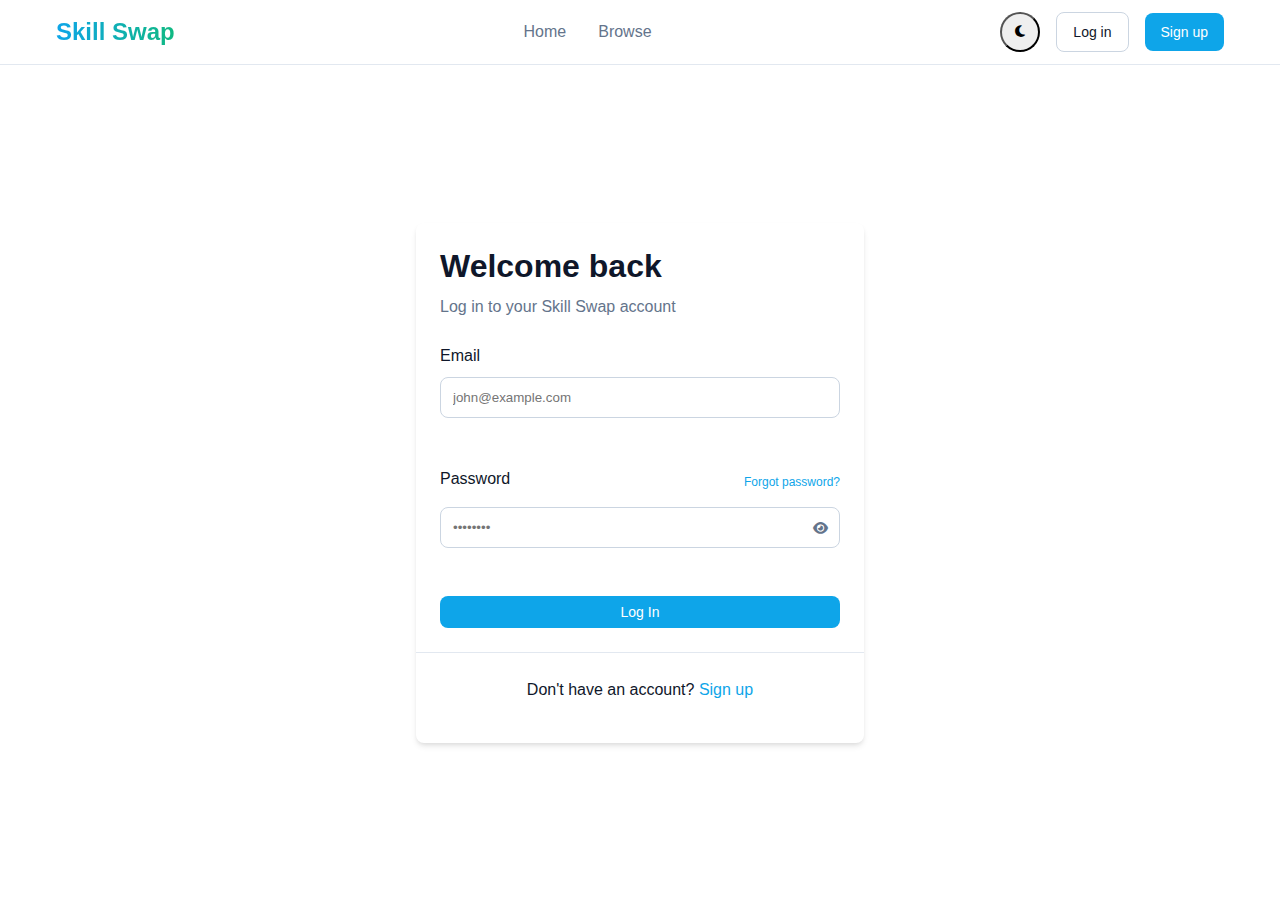
<file: login.html>
<!DOCTYPE html>
<html lang="en">
<head>
    <meta charset="UTF-8">
    <meta name="viewport" content="width=device-width, initial-scale=1.0">
    <title>Log In - Skill Swap</title>
    <link rel="stylesheet" href="css/styles.css">
    <link rel="stylesheet" href="https://cdnjs.cloudflare.com/ajax/libs/font-awesome/6.4.0/css/all.min.css">
</head>
<body>
    <header>
        <div class="container">
            <div class="logo">
                <a href="index.html">Skill Swap</a>
            </div>
            <nav class="desktop-nav">
                <ul>
                    <li><a href="index.html">Home</a></li>
                    <li><a href="browse.html">Browse</a></li>
                    <li class="auth-only"><a href="dashboard.html">Dashboard</a></li>
                </ul>
            </nav>
            <div class="auth-buttons desktop-only">
                <button id="theme-toggle" class="btn-icon">
                    <i class="fas fa-moon"></i>
                </button>
                <div class="logged-out-buttons">
                    <a href="login.html" class="btn btn-outline">Log in</a>
                    <a href="signup.html" class="btn btn-primary">Sign up</a>
                </div>
                <div class="logged-in-buttons">
                    <div class="user-menu">
                        <button class="btn btn-outline user-menu-button">
                            <div class="avatar"></div>
                            <span class="username"></span>
                        </button>
                        <div class="dropdown-menu">
                            <a href="dashboard.html">Dashboard</a>
                            <a href="#" id="logout-button" class="text-danger">
                                <i class="fas fa-sign-out-alt"></i> Log out
                            </a>
                        </div>
                    </div>
                </div>
            </div>
            <button class="mobile-menu-button">
                <i class="fas fa-bars"></i>
            </button>
        </div>
        <div class="mobile-menu">
            <ul>
                <li><a href="index.html">Home</a></li>
                <li><a href="browse.html">Browse</a></li>
                <li class="auth-only"><a href="dashboard.html">Dashboard</a></li>
                <li class="mobile-auth">
                    <div class="logged-out-buttons">
                        <a href="login.html" class="btn btn-outline btn-block">Log in</a>
                        <a href="signup.html" class="btn btn-primary btn-block">Sign up</a>
                    </div>
                    <div class="logged-in-buttons">
                        <div class="user-info">
                            <div class="avatar"></div>
                            <span class="username"></span>
                        </div>
                        <a href="#" id="mobile-logout-button" class="btn btn-outline btn-block text-danger">
                            <i class="fas fa-sign-out-alt"></i> Log out
                        </a>
                    </div>
                </li>
            </ul>
        </div>
    </header>

    <main>
        <div class="auth-container">
            <div class="card">
                <div class="card-header">
                    <h2>Welcome back</h2>
                    <p>Log in to your Skill Swap account</p>
                </div>
                <div class="card-body">
                    <div class="alert alert-danger" id="login-error" style="display: none;"></div>
                    <form id="login-form">
                        <div class="form-group">
                            <label for="email">Email</label>
                            <input type="email" id="email" name="email" placeholder="john@example.com" required>
                            <div class="error-message" id="email-error"></div>
                        </div>
                        <div class="form-group">
                            <div class="label-with-link">
                                <label for="password">Password</label>
                                <a href="#" class="forgot-password">Forgot password?</a>
                            </div>
                            <div class="password-input">
                                <input type="password" id="password" name="password" placeholder="••••••••" required>
                                <button type="button" class="password-toggle">
                                    <i class="fas fa-eye"></i>
                                </button>
                            </div>
                            <div class="error-message" id="password-error"></div>
                        </div>
                        <button type="submit" class="btn btn-primary btn-block">Log In</button>
                    </form>
                </div>
                <div class="card-footer">
                    <p>Don't have an account? <a href="signup.html">Sign up</a></p>
                </div>
            </div>
        </div>
    </main>

    <div class="toast" id="toast">
        <div class="toast-content">
            <i class="fas fa-check-circle toast-icon"></i>
            <div class="toast-message">
                <span class="toast-title">Success!</span>
                <span class="toast-description">You have successfully logged in.</span>
            </div>
        </div>
        <div class="toast-progress"></div>
    </div>

    <script src="js/main.js"></script>
    <script src="js/auth.js"></script>
</body>
</html>
</file>
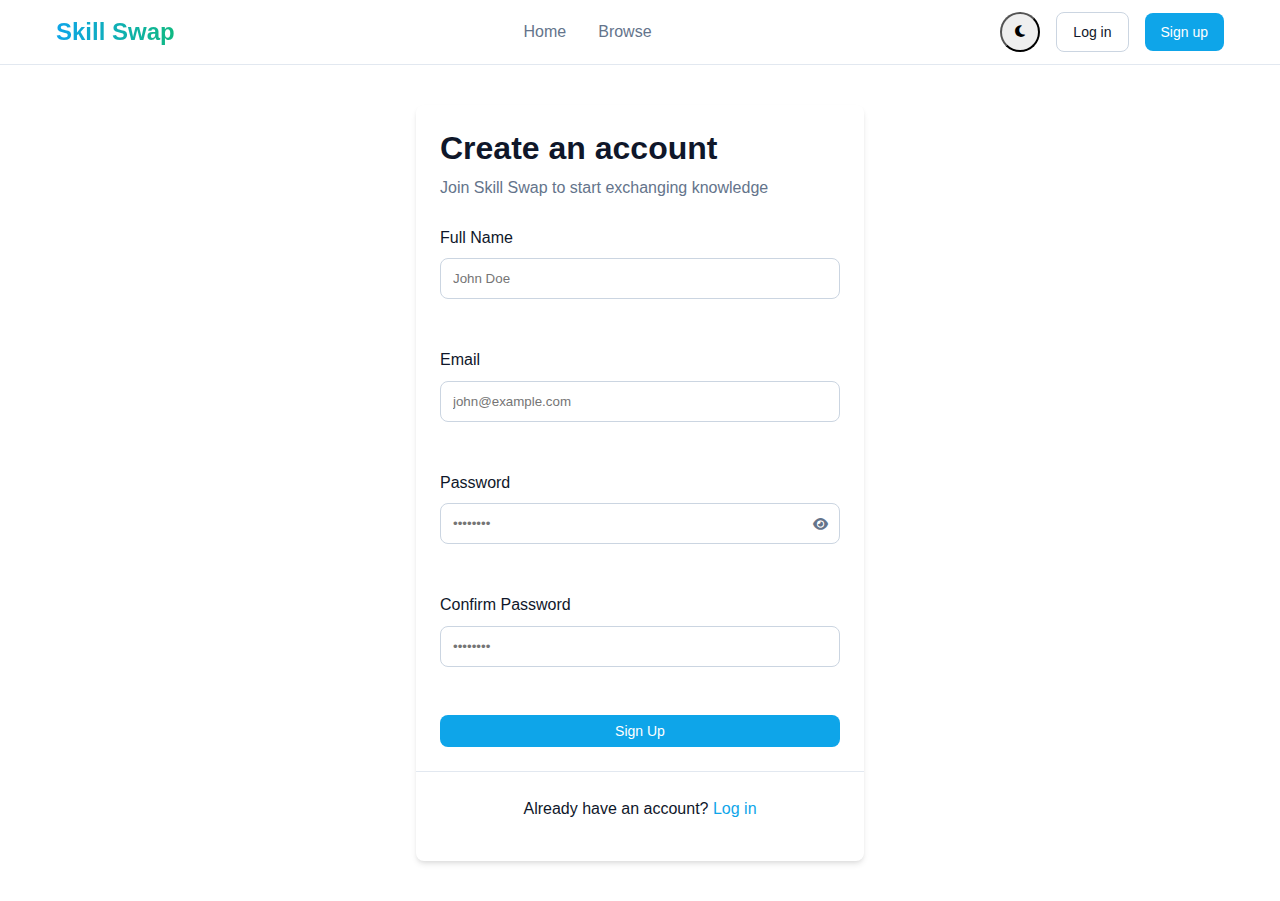
<file: signup.html>
<!DOCTYPE html>
<html lang="en">
<head>
    <meta charset="UTF-8">
    <meta name="viewport" content="width=device-width, initial-scale=1.0">
    <title>Sign Up - Skill Swap</title>
    <link rel="stylesheet" href="css/styles.css">
    <link rel="stylesheet" href="https://cdnjs.cloudflare.com/ajax/libs/font-awesome/6.4.0/css/all.min.css">
</head>
<body>
    <header>
        <div class="container">
            <div class="logo">
                <a href="index.html">Skill Swap</a>
            </div>
            <nav class="desktop-nav">
                <ul>
                    <li><a href="index.html">Home</a></li>
                    <li><a href="browse.html">Browse</a></li>
                    <li class="auth-only"><a href="dashboard.html">Dashboard</a></li>
                </ul>
            </nav>
            <div class="auth-buttons desktop-only">
                <button id="theme-toggle" class="btn-icon">
                    <i class="fas fa-moon"></i>
                </button>
                <div class="logged-out-buttons">
                    <a href="login.html" class="btn btn-outline">Log in</a>
                    <a href="signup.html" class="btn btn-primary">Sign up</a>
                </div>
                <div class="logged-in-buttons">
                    <div class="user-menu">
                        <button class="btn btn-outline user-menu-button">
                            <div class="avatar"></div>
                            <span class="username"></span>
                        </button>
                        <div class="dropdown-menu">
                            <a href="dashboard.html">Dashboard</a>
                            <a href="#" id="logout-button" class="text-danger">
                                <i class="fas fa-sign-out-alt"></i> Log out
                            </a>
                        </div>
                    </div>
                </div>
            </div>
            <button class="mobile-menu-button">
                <i class="fas fa-bars"></i>
            </button>
        </div>
        <div class="mobile-menu">
            <ul>
                <li><a href="index.html">Home</a></li>
                <li><a href="browse.html">Browse</a></li>
                <li class="auth-only"><a href="dashboard.html">Dashboard</a></li>
                <li class="mobile-auth">
                    <div class="logged-out-buttons">
                        <a href="login.html" class="btn btn-outline btn-block">Log in</a>
                        <a href="signup.html" class="btn btn-primary btn-block">Sign up</a>
                    </div>
                    <div class="logged-in-buttons">
                        <div class="user-info">
                            <div class="avatar"></div>
                            <span class="username"></span>
                        </div>
                        <a href="#" id="mobile-logout-button" class="btn btn-outline btn-block text-danger">
                            <i class="fas fa-sign-out-alt"></i> Log out
                        </a>
                    </div>
                </li>
            </ul>
        </div>
    </header>

    <main>
        <div class="auth-container">
            <div class="card">
                <div class="card-header">
                    <h2>Create an account</h2>
                    <p>Join Skill Swap to start exchanging knowledge</p>
                </div>
                <div class="card-body">
                    <form id="signup-form">
                        <div class="form-group">
                            <label for="name">Full Name</label>
                            <input type="text" id="name" name="name" placeholder="John Doe" required>
                            <div class="error-message" id="name-error"></div>
                        </div>
                        <div class="form-group">
                            <label for="email">Email</label>
                            <input type="email" id="email" name="email" placeholder="john@example.com" required>
                            <div class="error-message" id="email-error"></div>
                        </div>
                        <div class="form-group">
                            <label for="password">Password</label>
                            <div class="password-input">
                                <input type="password" id="password" name="password" placeholder="••••••••" required>
                                <button type="button" class="password-toggle">
                                    <i class="fas fa-eye"></i>
                                </button>
                            </div>
                            <div class="error-message" id="password-error"></div>
                        </div>
                        <div class="form-group">
                            <label for="confirm-password">Confirm Password</label>
                            <input type="password" id="confirm-password" name="confirm-password" placeholder="••••••••" required>
                            <div class="error-message" id="confirm-password-error"></div>
                        </div>
                        <button type="submit" class="btn btn-primary btn-block">Sign Up</button>
                    </form>
                </div>
                <div class="card-footer">
                    <p>Already have an account? <a href="login.html">Log in</a></p>
                </div>
            </div>
        </div>
    </main>

    <div class="toast" id="toast">
        <div class="toast-content">
            <i class="fas fa-check-circle toast-icon"></i>
            <div class="toast-message">
                <span class="toast-title">Success!</span>
                <span class="toast-description">Your account has been created.</span>
            </div>
        </div>
        <div class="toast-progress"></div>
    </div>

    <script src="js/main.js"></script>
    <script src="js/auth.js"></script>
</body>
</html>
</file>
<file: css/styles.css>
/* Base Styles */
:root {
  --primary-color: #0ea5e9;
  --primary-hover: #0284c7;
  --primary-light: #e0f2fe;
  --primary-dark: #0369a1;
  --secondary-color: #10b981;
  --secondary-hover: #059669;
  --secondary-light: #d1fae5;
  --secondary-dark: #047857;
  --background: #ffffff;
  --foreground: #0f172a;
  --card-background: #ffffff;
  --card-border: #e2e8f0;
  --input-border: #cbd5e1;
  --input-background: #ffffff;
  --muted-foreground: #64748b;
  --muted-background: #f8fafc;
  --danger: #ef4444;
  --danger-light: #fee2e2;
  --success: #22c55e;
  --success-light: #dcfce7;
  --warning: #f59e0b;
  --warning-light: #fef3c7;
  --border-radius: 0.5rem;
  --shadow: 0 1px 3px 0 rgba(0, 0, 0, 0.1), 0 1px 2px 0 rgba(0, 0, 0, 0.06);
  --shadow-md: 0 4px 6px -1px rgba(0, 0, 0, 0.1), 0 2px 4px -1px rgba(0, 0, 0, 0.06);
  --shadow-lg: 0 10px 15px -3px rgba(0, 0, 0, 0.1), 0 4px 6px -2px rgba(0, 0, 0, 0.05);
  --transition: all 0.2s ease-in-out;
}

.dark-mode {
  --primary-color: #38bdf8;
  --primary-hover: #0ea5e9;
  --primary-light: #075985;
  --primary-dark: #e0f2fe;
  --secondary-color: #34d399;
  --secondary-hover: #10b981;
  --secondary-light: #064e3b;
  --secondary-dark: #d1fae5;
  --background: #0f172a;
  --foreground: #f8fafc;
  --card-background: #1e293b;
  --card-border: #334155;
  --input-border: #475569;
  --input-background: #1e293b;
  --muted-foreground: #94a3b8;
  --muted-background: #1e293b;
  --danger: #f87171;
  --danger-light: #7f1d1d;
  --success: #4ade80;
  --success-light: #14532d;
  --warning: #fbbf24;
  --warning-light: #78350f;
  --shadow: 0 1px 3px 0 rgba(0, 0, 0, 0.3), 0 1px 2px 0 rgba(0, 0, 0, 0.2);
  --shadow-md: 0 4px 6px -1px rgba(0, 0, 0, 0.3), 0 2px 4px -1px rgba(0, 0, 0, 0.2);
  --shadow-lg: 0 10px 15px -3px rgba(0, 0, 0, 0.3), 0 4px 6px -2px rgba(0, 0, 0, 0.2);
}

* {
  margin: 0;
  padding: 0;
  box-sizing: border-box;
}

html {
  font-size: 16px;
  scroll-behavior: smooth;
}

body {
  font-family: -apple-system, BlinkMacSystemFont, "Segoe UI", Roboto, Helvetica, Arial, sans-serif;
  line-height: 1.6;
  color: var(--foreground);
  background-color: var(--background);
  transition: var(--transition);
  min-height: 100vh;
  display: flex;
  flex-direction: column;
}

main {
  flex: 1;
}

a {
  color: var(--primary-color);
  text-decoration: none;
  transition: var(--transition);
}

a:hover {
  text-decoration: underline;
}

.container {
  width: 100%;
  max-width: 1200px;
  margin: 0 auto;
  padding: 0 1rem;
}

/* Typography */
h1,
h2,
h3,
h4,
h5,
h6 {
  font-weight: 700;
  line-height: 1.2;
  margin-bottom: 1rem;
}

h1 {
  font-size: 2.5rem;
}

h2 {
  font-size: 2rem;
}

h3 {
  font-size: 1.5rem;
}

h4 {
  font-size: 1.25rem;
}

p {
  margin-bottom: 1rem;
}

/* Buttons */
.btn {
  display: inline-flex;
  align-items: center;
  justify-content: center;
  padding: 0.5rem 1rem;
  border-radius: var(--border-radius);
  font-weight: 500;
  cursor: pointer;
  transition: var(--transition);
  border: none;
  font-size: 0.875rem;
}

.btn-primary {
  background-color: var(--primary-color);
  color: white;
}

.btn-primary:hover {
  background-color: var(--primary-hover);
  text-decoration: none;
}

.btn-secondary {
  background-color: var(--secondary-color);
  color: white;
}

.btn-secondary:hover {
  background-color: var(--secondary-hover);
  text-decoration: none;
}

.btn-outline {
  background-color: transparent;
  color: var(--foreground);
  border: 1px solid var(--input-border);
}

.btn-outline:hover {
  background-color: var(--muted-background);
  text-decoration: none;
}

.btn-lg {
  padding: 0.75rem 1.5rem;
  font-size: 1rem;
}

.btn-block {
  display: block;
  width: 100%;
}

.btn-icon {
  padding: 0.5rem;
  border-radius: 50%;
  width: 2.5rem;
  height: 2.5rem;
  display: inline-flex;
  align-items: center;
  justify-content: center;
}

/* Header */
header {
  background-color: var(--background);
  border-bottom: 1px solid var(--card-border);
  position: sticky;
  top: 0;
  z-index: 100;
  backdrop-filter: blur(10px);
}

header .container {
  display: flex;
  justify-content: space-between;
  align-items: center;
  height: 4rem;
}

.logo a {
  font-size: 1.5rem;
  font-weight: 700;
  background: linear-gradient(to right, var(--primary-color), var(--secondary-color));
  -webkit-background-clip: text;
  -webkit-text-fill-color: transparent;
  background-clip: text;
  text-decoration: none;
}

.desktop-nav ul {
  display: flex;
  list-style: none;
  gap: 2rem;
}

.desktop-nav a {
  color: var(--muted-foreground);
  text-decoration: none;
  font-weight: 500;
  transition: var(--transition);
}

.desktop-nav a:hover,
.desktop-nav a.active {
  color: var(--foreground);
}

.auth-buttons {
  display: flex;
  align-items: center;
  gap: 1rem;
}

.logged-in-buttons,
.logged-out-buttons {
  display: flex;
  align-items: center;
  gap: 1rem;
}

.user-menu {
  position: relative;
}

.user-menu-button {
  display: flex;
  align-items: center;
  gap: 0.5rem;
}

.avatar {
  width: 2rem;
  height: 2rem;
  border-radius: 50%;
  background-color: var(--primary-light);
  display: flex;
  align-items: center;
  justify-content: center;
  color: var(--primary-color);
  font-weight: bold;
  font-size: 0.875rem;
}

.dropdown-menu {
  position: absolute;
  top: 100%;
  right: 0;
  margin-top: 0.5rem;
  background-color: var(--card-background);
  border: 1px solid var(--card-border);
  border-radius: var(--border-radius);
  box-shadow: var(--shadow-md);
  min-width: 10rem;
  display: none;
  z-index: 10;
}

.dropdown-menu.active {
  display: block;
}

.dropdown-menu a {
  display: block;
  padding: 0.5rem 1rem;
  color: var(--foreground);
  text-decoration: none;
  transition: var(--transition);
}

.dropdown-menu a:hover {
  background-color: var(--muted-background);
}

.text-danger {
  color: var(--danger) !important;
}

.mobile-menu-button {
  display: none;
  background: none;
  border: none;
  color: var(--foreground);
  font-size: 1.25rem;
  cursor: pointer;
}

.mobile-menu {
  display: none;
  padding: 1rem;
  border-top: 1px solid var(--card-border);
}

.mobile-menu ul {
  list-style: none;
}

.mobile-menu li {
  margin-bottom: 0.5rem;
}

.mobile-menu a {
  display: block;
  padding: 0.5rem 0;
  color: var(--foreground);
  text-decoration: none;
}

.mobile-auth {
  margin-top: 1rem;
  padding-top: 1rem;
  border-top: 1px solid var(--card-border);
}

.user-info {
  display: flex;
  align-items: center;
  gap: 0.5rem;
  margin-bottom: 0.5rem;
}

/* Hero Section */
.hero {
  text-align: center;
  padding: 5rem 1rem;
  background: linear-gradient(to bottom, var(--primary-light), var(--background));
}

.hero h1 {
  font-size: clamp(2rem, 5vw, 3rem);
  margin-bottom: 1rem;
  background: linear-gradient(to right, var(--primary-color), var(--secondary-color));
  -webkit-background-clip: text;
  -webkit-text-fill-color: transparent;
  background-clip: text;
}

.hero p {
  font-size: clamp(1rem, 3vw, 1.25rem);
  color: var(--muted-foreground);
  max-width: 36rem;
  margin: 0 auto 2rem;
}

.hero-buttons {
  display: flex;
  gap: 1rem;
  justify-content: center;
  flex-wrap: wrap;
}

/* How It Works */
.how-it-works {
  padding: 4rem 1rem;
}

.how-it-works h2 {
  text-align: center;
  margin-bottom: 3rem;
}

.steps {
  display: grid;
  grid-template-columns: repeat(auto-fit, minmax(250px, 1fr));
  gap: 2rem;
}

.step-card {
  background-color: var(--card-background);
  border-radius: var(--border-radius);
  padding: 1.5rem;
  box-shadow: var(--shadow);
  transition: var(--transition);
  height: 100%;
}

.step-card:hover {
  transform: translateY(-5px);
  box-shadow: var(--shadow-md);
}

.step-number {
  width: 3rem;
  height: 3rem;
  background-color: var(--primary-light);
  color: var(--primary-color);
  border-radius: 50%;
  display: flex;
  align-items: center;
  justify-content: center;
  font-weight: bold;
  font-size: 1.25rem;
  margin-bottom: 1rem;
}

/* Featured Skills */
.featured-skills {
  padding: 4rem 1rem;
  background-color: var(--muted-background);
  border-radius: 1.5rem;
  margin: 2rem 0;
}

.featured-skills h2 {
  text-align: center;
  margin-bottom: 2rem;
}

.skill-tags {
  display: flex;
  flex-wrap: wrap;
  gap: 0.75rem;
  justify-content: center;
}

.skill-tag {
  background-color: var(--card-background);
  color: var(--foreground);
  padding: 0.5rem 1rem;
  border-radius: 9999px;
  font-size: 0.875rem;
  font-weight: 500;
  box-shadow: var(--shadow);
  transition: var(--transition);
  cursor: pointer;
  display: flex;
  align-items: center;
}

.skill-tag:hover {
  transform: scale(1.05);
}

.skill-tag.teaching {
  background-color: var(--primary-light);
  color: var(--primary-dark);
}

.skill-tag.learning {
  background-color: var(--secondary-light);
  color: var(--secondary-dark);
}

/* Testimonials */
.testimonials {
  padding: 4rem 1rem;
}

.testimonials h2 {
  text-align: center;
  margin-bottom: 3rem;
}

.testimonial-cards {
  display: grid;
  grid-template-columns: repeat(auto-fit, minmax(300px, 1fr));
  gap: 2rem;
}

.testimonial-card {
  background-color: var(--card-background);
  border-radius: var(--border-radius);
  padding: 1.5rem;
  box-shadow: var(--shadow);
  height: 100%;
}

.testimonial-card p {
  font-style: italic;
  color: var(--muted-foreground);
  margin-bottom: 1.5rem;
}

.testimonial-author {
  display: flex;
  align-items: center;
  gap: 0.75rem;
}

.testimonial-avatar {
  width: 2.5rem;
  height: 2.5rem;
  border-radius: 50%;
  background-color: var(--primary-light);
}

.testimonial-avatar.green {
  background-color: var(--secondary-light);
}

.author-name {
  font-weight: 500;
  margin-bottom: 0;
}

.author-title {
  font-size: 0.875rem;
  color: var(--muted-foreground);
  margin-bottom: 0;
}

/* Footer */
footer {
  background-color: var(--muted-background);
  padding: 2rem 0;
  margin-top: 4rem;
}

.footer-content {
  display: flex;
  justify-content: space-between;
  align-items: center;
  margin-bottom: 2rem;
  flex-wrap: wrap;
  gap: 1.5rem;
}

.footer-logo h3 {
  color: var(--primary-color);
  margin-bottom: 0.25rem;
}

.footer-logo p {
  color: var(--muted-foreground);
  margin-bottom: 0;
}

.footer-links {
  display: flex;
  gap: 1.5rem;
  flex-wrap: wrap;
}

.footer-links a {
  color: var(--muted-foreground);
  transition: var(--transition);
}

.footer-links a:hover {
  color: var(--foreground);
}

.footer-copyright {
  text-align: center;
  color: var(--muted-foreground);
  font-size: 0.875rem;
}

/* Auth Pages */
.auth-container {
  display: flex;
  justify-content: center;
  align-items: center;
  min-height: calc(100vh - 4rem);
  padding: 2rem 1rem;
}

.card {
  background-color: var(--card-background);
  border-radius: var(--border-radius);
  box-shadow: var(--shadow-md);
  width: 100%;
  max-width: 28rem;
  overflow: hidden;
}

.card-header {
  padding: 1.5rem;
}

.card-header h2 {
  margin-bottom: 0.5rem;
}

.card-header p {
  color: var(--muted-foreground);
  margin-bottom: 0;
}

.card-body {
  padding: 0 1.5rem 1.5rem;
}

.card-footer {
  padding: 1.5rem;
  text-align: center;
  border-top: 1px solid var(--card-border);
}

.form-group {
  margin-bottom: 1.5rem;
}

label {
  display: block;
  margin-bottom: 0.5rem;
  font-weight: 500;
}

.label-with-link {
  display: flex;
  justify-content: space-between;
  align-items: center;
  margin-bottom: 0.5rem;
}

.forgot-password {
  font-size: 0.75rem;
}

input,
select,
textarea {
  width: 100%;
  padding: 0.75rem;
  border: 1px solid var(--input-border);
  border-radius: var(--border-radius);
  background-color: var(--input-background);
  color: var(--foreground);
  transition: var(--transition);
}

input:focus,
select:focus,
textarea:focus {
  outline: none;
  border-color: var(--primary-color);
  box-shadow: 0 0 0 2px var(--primary-light);
}

.password-input {
  position: relative;
}

.password-toggle {
  position: absolute;
  right: 0.75rem;
  top: 50%;
  transform: translateY(-50%);
  background: none;
  border: none;
  color: var(--muted-foreground);
  cursor: pointer;
}

.error-message {
  color: var(--danger);
  font-size: 0.875rem;
  margin-top: 0.25rem;
  min-height: 1.25rem;
}

.alert {
  padding: 0.75rem 1rem;
  border-radius: var(--border-radius);
  margin-bottom: 1rem;
}

.alert-danger {
  background-color: var(--danger-light);
  color: var(--danger);
}

/* Toast Notification */
.toast {
  position: fixed;
  bottom: 1.5rem;
  right: 1.5rem;
  background-color: var(--card-background);
  border-radius: var(--border-radius);
  box-shadow: var(--shadow-lg);
  width: 100%;
  max-width: 24rem;
  overflow: hidden;
  display: none;
  z-index: 1000;
}

.toast.active {
  display: block;
  animation: slideIn 0.3s ease-out forwards;
}

@keyframes slideIn {
  from {
    transform: translateX(100%);
  }
  to {
    transform: translateX(0);
  }
}

.toast-content {
  display: flex;
  align-items: center;
  padding: 1rem;
}

.toast-icon {
  color: var(--success);
  font-size: 1.5rem;
  margin-right: 0.75rem;
}

.toast-message {
  flex: 1;
}

.toast-title {
  display: block;
  font-weight: 600;
  margin-bottom: 0.25rem;
}

.toast-description {
  color: var(--muted-foreground);
  font-size: 0.875rem;
}

.toast-progress {
  height: 4px;
  background-color: var(--primary-color);
  width: 100%;
  animation: progress 3s linear forwards;
}

@keyframes progress {
  from {
    width: 100%;
  }
  to {
    width: 0%;
  }
}

/* Dashboard */
.dashboard-container {
  max-width: 1200px;
  margin: 0 auto;
  padding: 2rem 1rem;
}

.dashboard-header {
  display: flex;
  justify-content: space-between;
  align-items: flex-start;
  margin-bottom: 2rem;
  flex-wrap: wrap;
  gap: 1.5rem;
}

.user-profile-summary {
  display: flex;
  align-items: center;
  gap: 1.5rem;
}

.user-profile-avatar {
  width: 5rem;
  height: 5rem;
  border-radius: 50%;
  background-color: var(--primary-light);
  display: flex;
  align-items: center;
  justify-content: center;
  color: var(--primary-color);
  font-weight: bold;
  font-size: 2rem;
  box-shadow: var(--shadow-md);
}

.user-profile-info h1 {
  margin-bottom: 0.25rem;
  font-size: clamp(1.5rem, 4vw, 2.5rem);
}

.user-profile-info p {
  color: var(--muted-foreground);
  margin-bottom: 0.5rem;
}

.user-bio-preview {
  max-width: 40ch;
  overflow: hidden;
  text-overflow: ellipsis;
  white-space: nowrap;
}

.dashboard-stats {
  display: grid;
  grid-template-columns: repeat(auto-fit, minmax(200px, 1fr));
  gap: 1.5rem;
  margin-bottom: 2.5rem;
}

.stat-card {
  background-color: var(--card-background);
  border-radius: var(--border-radius);
  padding: 1.5rem;
  box-shadow: var(--shadow);
  display: flex;
  align-items: center;
  gap: 1rem;
  transition: var(--transition);
}

.stat-card:hover {
  transform: translateY(-3px);
  box-shadow: var(--shadow-md);
}

.stat-icon {
  width: 3rem;
  height: 3rem;
  border-radius: 50%;
  background-color: var(--primary-light);
  color: var(--primary-color);
  display: flex;
  align-items: center;
  justify-content: center;
  font-size: 1.25rem;
}

.stat-content h3 {
  font-size: 1.75rem;
  margin-bottom: 0.25rem;
}

.stat-content p {
  color: var(--muted-foreground);
  margin-bottom: 0;
  font-size: 0.875rem;
}

.tabs {
  margin-bottom: 2rem;
}

.tab-buttons {
  display: flex;
  border-bottom: 1px solid var(--card-border);
  margin-bottom: 2rem;
  overflow-x: auto;
  scrollbar-width: none; /* Firefox */
  -ms-overflow-style: none; /* IE and Edge */
}

.tab-buttons::-webkit-scrollbar {
  display: none; /* Chrome, Safari, Opera */
}

.tab-button {
  padding: 0.75rem 1.5rem;
  background: none;
  border: none;
  border-bottom: 2px solid transparent;
  color: var(--muted-foreground);
  font-weight: 500;
  cursor: pointer;
  transition: var(--transition);
  white-space: nowrap;
}

.tab-button:hover {
  color: var(--foreground);
}

.tab-button.active {
  color: var(--primary-color);
  border-bottom-color: var(--primary-color);
}

.tab-pane {
  display: none;
}

.tab-pane.active {
  display: block;
}

.skills-grid {
  display: grid;
  grid-template-columns: 1fr;
  gap: 2rem;
}

.skill-input-container {
  display: flex;
  gap: 0.5rem;
  margin-bottom: 1rem;
}

.skill-input-wrapper {
  position: relative;
  flex: 1;
}

.skill-suggestions {
  position: absolute;
  top: 100%;
  left: 0;
  right: 0;
  background-color: var(--card-background);
  border: 1px solid var(--input-border);
  border-top: none;
  border-radius: 0 0 var(--border-radius) var(--border-radius);
  max-height: 12rem;
  overflow-y: auto;
  z-index: 10;
  display: none;
}

.skill-suggestions.active {
  display: block;
}

.suggestion-item {
  padding: 0.5rem 0.75rem;
  cursor: pointer;
  transition: var(--transition);
}

.suggestion-item:hover,
.suggestion-item.active {
  background-color: var(--muted-background);
}

.empty-skills-message {
  color: var(--muted-foreground);
  font-style: italic;
  font-size: 0.875rem;
}

.skill-tag .remove-skill {
  margin-left: 0.5rem;
  opacity: 0;
  transition: var(--transition);
  background: none;
  border: none;
  color: inherit;
  cursor: pointer;
  display: inline-flex;
  align-items: center;
  justify-content: center;
}

.skill-tag:hover .remove-skill {
  opacity: 1;
}

/* User Cards */
.users-grid {
  display: grid;
  grid-template-columns: repeat(auto-fill, minmax(280px, 1fr));
  gap: 2rem;
}

.user-card {
  background-color: var(--card-background);
  border-radius: var(--border-radius);
  box-shadow: var(--shadow);
  overflow: hidden;
  transition: var(--transition);
  height: 100%;
  display: flex;
  flex-direction: column;
}

.user-card:hover {
  transform: translateY(-5px);
  box-shadow: var(--shadow-md);
}

.user-card-header {
  padding: 1.5rem 1.5rem 0.5rem;
  display: flex;
  justify-content: space-between;
  align-items: flex-start;
}

.user-card-header h3 {
  margin-bottom: 0.25rem;
}

.user-avatar {
  width: 3rem;
  height: 3rem;
  border-radius: 50%;
  background-color: var(--muted-background);
  display: flex;
  align-items: center;
  justify-content: center;
  font-size: 1.25rem;
  font-weight: bold;
  color: var(--muted-foreground);
}

.user-card-body {
  padding: 0.5rem 1.5rem 1.5rem;
  flex: 1;
  display: flex;
  flex-direction: column;
}

.skill-section {
  margin-bottom: 1rem;
}

.skill-section h4 {
  font-size: 0.875rem;
  color: var(--muted-foreground);
  margin-bottom: 0.5rem;
  font-weight: 500;
}

.match-score {
  font-size: 0.875rem;
  color: var(--muted-foreground);
}

.loading-message,
.empty-message {
  text-align: center;
  padding: 3rem 0;
  color: var(--muted-foreground);
}

/* Browse Page */
.browse-container {
  max-width: 1200px;
  margin: 0 auto;
  padding: 2rem 1rem;
}

.filter-container {
  display: grid;
  grid-template-columns: 1fr;
  gap: 1rem;
  margin-bottom: 2rem;
}

.search-box {
  position: relative;
}

.search-box i {
  position: absolute;
  left: 0.75rem;
  top: 50%;
  transform: translateY(-50%);
  color: var(--muted-foreground);
}

.search-box input {
  padding-left: 2.5rem;
}

/* Modal */
.modal {
  position: fixed;
  top: 0;
  left: 0;
  right: 0;
  bottom: 0;
  background-color: rgba(0, 0, 0, 0.5);
  display: flex;
  align-items: center;
  justify-content: center;
  z-index: 1000;
  opacity: 0;
  visibility: hidden;
  transition: var(--transition);
  padding: 1rem;
}

.modal.active {
  opacity: 1;
  visibility: visible;
}

.modal-content {
  background-color: var(--card-background);
  border-radius: var(--border-radius);
  width: 100%;
  max-width: 32rem;
  max-height: 90vh;
  overflow-y: auto;
  box-shadow: var(--shadow-lg);
  animation: modalIn 0.3s ease-out forwards;
}

@keyframes modalIn {
  from {
    transform: translateY(50px);
    opacity: 0;
  }
  to {
    transform: translateY(0);
    opacity: 1;
  }
}

.modal-header {
  display: flex;
  justify-content: space-between;
  align-items: center;
  padding: 1.5rem;
  border-bottom: 1px solid var(--card-border);
  position: sticky;
  top: 0;
  background-color: var(--card-background);
  z-index: 1;
}

.modal-header h2 {
  margin-bottom: 0;
}

.modal-close {
  background: none;
  border: none;
  font-size: 1.5rem;
  cursor: pointer;
  color: var(--muted-foreground);
}

.modal-body {
  padding: 1.5rem;
}

.modal-footer {
  padding: 1.5rem;
  border-top: 1px solid var(--card-border);
  display: flex;
  justify-content: flex-end;
  gap: 0.75rem;
  position: sticky;
  bottom: 0;
  background-color: var(--card-background);
  z-index: 1;
}

/* Avatar Upload */
.avatar-upload {
  display: flex;
  flex-direction: column;
  align-items: center;
  margin-bottom: 2rem;
  gap: 1.5rem;
}

.avatar-preview {
  width: 6rem;
  height: 6rem;
  border-radius: 50%;
  overflow: hidden;
  box-shadow: var(--shadow-md);
}

#avatar-preview {
  width: 100%;
  height: 100%;
  background-color: var(--primary-light);
  display: flex;
  align-items: center;
  justify-content: center;
  color: var(--primary-color);
  font-weight: bold;
  font-size: 2.5rem;
}

.avatar-options {
  text-align: center;
}

.avatar-options h4 {
  margin-bottom: 0.75rem;
}

.avatar-colors {
  display: flex;
  justify-content: center;
  gap: 0.5rem;
  flex-wrap: wrap;
}

.avatar-color-option {
  width: 2rem;
  height: 2rem;
  border-radius: 50%;
  border: 2px solid transparent;
  cursor: pointer;
  transition: var(--transition);
}

.avatar-color-option:hover,
.avatar-color-option.active {
  transform: scale(1.1);
  border-color: var(--primary-color);
}

/* Social Media Inputs */
.social-media-inputs {
  display: flex;
  flex-direction: column;
  gap: 0.75rem;
}

.social-input {
  display: flex;
  align-items: center;
  gap: 0.75rem;
}

.social-input i {
  font-size: 1.25rem;
  width: 1.5rem;
  text-align: center;
  color: var(--muted-foreground);
}

/* Responsive Styles */
@media (min-width: 768px) {
  .skills-grid {
    grid-template-columns: repeat(2, 1fr);
  }

  .filter-container {
    grid-template-columns: 1fr 1fr 1fr;
  }

  .avatar-upload {
    flex-direction: row;
    justify-content: center;
  }
}

@media (max-width: 768px) {
  .desktop-nav,
  .desktop-only {
    display: none;
  }

  .mobile-menu-button {
    display: block;
  }

  .mobile-menu.active {
    display: block;
  }

  .hero h1 {
    font-size: 2rem;
  }

  .hero p {
    font-size: 1rem;
  }

  .dashboard-header {
    flex-direction: column;
    align-items: flex-start;
  }

  .user-profile-summary {
    width: 100%;
  }

  #edit-profile-btn {
    align-self: flex-start;
  }
}

@media (max-width: 480px) {
  .user-profile-summary {
    flex-direction: column;
    align-items: flex-start;
    gap: 1rem;
  }

  .modal-footer {
    flex-direction: column;
  }

  .modal-footer button {
    width: 100%;
  }
}

/* Add these new styles to your existing CSS file */

/* General Animations */
@keyframes fadeIn {
  from {
    opacity: 0;
    transform: translateY(20px);
  }
  to {
    opacity: 1;
    transform: translateY(0);
  }
}

@keyframes float {
  0% {
    transform: translateY(0px);
  }
  50% {
    transform: translateY(-10px);
  }
  100% {
    transform: translateY(0px);
  }
}

@keyframes pulse {
  0% {
    transform: scale(1);
  }
  50% {
    transform: scale(1.05);
  }
  100% {
    transform: scale(1);
  }
}

.animate-in {
  opacity: 0;
  transform: translateY(20px);
  animation: fadeIn 0.8s ease-out forwards;
}

.animate-in:nth-child(1) {
  animation-delay: 0.1s;
}

.animate-in:nth-child(2) {
  animation-delay: 0.3s;
}

.animate-in:nth-child(3) {
  animation-delay: 0.5s;
}

.animate-in:nth-child(4) {
  animation-delay: 0.7s;
}

.scroll-animate {
  opacity: 0;
  transform: translateY(30px);
  transition: opacity 0.6s ease-out, transform 0.6s ease-out;
}

.scroll-animate.visible {
  opacity: 1;
  transform: translateY(0);
}

/* Section Titles */
.section-title {
  text-align: center;
  margin-bottom: 3rem;
  position: relative;
  padding-bottom: 1rem;
}

.section-title::after {
  content: "";
  position: absolute;
  bottom: 0;
  left: 50%;
  transform: translateX(-50%);
  width: 80px;
  height: 3px;
  background: linear-gradient(to right, var(--primary-color), var(--secondary-color));
  border-radius: 3px;
}

/* Hero Section Enhancements */
.hero {
  position: relative;
  overflow: hidden;
  padding-bottom: 6rem;
}

.hero-wave {
  position: absolute;
  bottom: 0;
  left: 0;
  width: 100%;
  line-height: 0;
  color: var(--background);
}

.hero-stats {
  display: flex;
  justify-content: center;
  gap: 3rem;
  margin-top: 3rem;
  flex-wrap: wrap;
}

.hero-stat {
  display: flex;
  flex-direction: column;
  align-items: center;
}

.hero-stat .counter {
  font-size: 2.5rem;
  font-weight: 700;
  color: var(--primary-color);
}

.hero-stat span:last-child {
  font-size: 1rem;
  color: var(--muted-foreground);
}

/* How It Works Enhancements */
.step-card {
  position: relative;
  padding-bottom: 3rem;
}

.step-icon {
  position: absolute;
  bottom: 1.5rem;
  right: 1.5rem;
  font-size: 2rem;
  color: var(--primary-light);
  opacity: 0.7;
}

/* Skill Showcase */
.skill-showcase {
  display: flex;
  flex-direction: column;
  gap: 1.5rem;
}

.skill-categories {
  display: flex;
  justify-content: center;
  gap: 0.5rem;
  flex-wrap: wrap;
  margin-bottom: 1rem;
}

.skill-category {
  background: none;
  border: none;
  padding: 0.5rem 1rem;
  border-radius: var(--border-radius);
  cursor: pointer;
  font-weight: 500;
  color: var(--muted-foreground);
  transition: var(--transition);
}

.skill-category:hover {
  color: var(--foreground);
}

.skill-category.active {
  background-color: var(--primary-light);
  color: var(--primary-dark);
}

.skill-search {
  display: flex;
  gap: 0.5rem;
  max-width: 500px;
  margin: 1.5rem auto 0;
}

.skill-search input {
  flex: 1;
}

.skill-tag {
  transition: all 0.3s ease;
}

.skill-tag.hidden {
  display: none;
}

.skill-tag.highlight {
  transform: scale(1.1);
  box-shadow: 0 0 0 2px var(--primary-color);
}

/* Testimonial Slider */
.testimonial-slider {
  position: relative;
  max-width: 800px;
  margin: 0 auto;
}

.testimonial-slides {
  position: relative;
  overflow: hidden;
  min-height: 250px;
}

.testimonial-slide {
  position: absolute;
  top: 0;
  left: 0;
  width: 100%;
  opacity: 0;
  transform: translateX(50px);
  transition: all 0.5s ease;
  pointer-events: none;
}

.testimonial-slide.active {
  opacity: 1;
  transform: translateX(0);
  position: relative;
  pointer-events: all;
}

.testimonial-controls {
  display: flex;
  justify-content: center;
  align-items: center;
  margin-top: 2rem;
  gap: 1rem;
}

.testimonial-prev,
.testimonial-next {
  background: none;
  border: none;
  width: 2.5rem;
  height: 2.5rem;
  border-radius: 50%;
  display: flex;
  align-items: center;
  justify-content: center;
  background-color: var(--card-background);
  box-shadow: var(--shadow);
  cursor: pointer;
  transition: var(--transition);
}

.testimonial-prev:hover,
.testimonial-next:hover {
  background-color: var(--primary-light);
  color: var(--primary-dark);
}

.testimonial-dots {
  display: flex;
  gap: 0.5rem;
}

.testimonial-dot {
  width: 0.75rem;
  height: 0.75rem;
  border-radius: 50%;
  background-color: var(--card-border);
  cursor: pointer;
  transition: var(--transition);
}

.testimonial-dot.active {
  background-color: var(--primary-color);
  transform: scale(1.2);
}

/* Call to Action Section */
.cta-section {
  background: linear-gradient(to right, var(--primary-light), var(--secondary-light));
  padding: 5rem 0;
  margin-top: 4rem;
}

.cta-section .container {
  display: flex;
  align-items: center;
  justify-content: space-between;
  gap: 2rem;
}

.cta-content {
  flex: 1;
}

.cta-content h2 {
  font-size: 2.5rem;
  margin-bottom: 1rem;
  color: var(--primary-dark);
}

.cta-content p {
  font-size: 1.25rem;
  margin-bottom: 2rem;
  color: var(--foreground);
  opacity: 0.9;
}

.cta-buttons {
  display: flex;
  gap: 1rem;
  flex-wrap: wrap;
}

.cta-image {
  flex: 1;
  display: flex;
  justify-content: center;
  align-items: center;
  position: relative;
  min-height: 300px;
}

.floating-skills {
  position: relative;
  width: 100%;
  height: 100%;
}

.floating-skill {
  position: absolute;
  background-color: var(--card-background);
  color: var(--foreground);
  padding: 0.75rem 1.5rem;
  border-radius: 9999px;
  box-shadow: var(--shadow-md);
  animation: float 3s ease-in-out infinite;
}

.floating-skill:nth-child(1) {
  top: 20%;
  left: 10%;
  animation-delay: 0s;
}

.floating-skill:nth-child(2) {
  top: 60%;
  left: 20%;
  animation-delay: 0.5s;
}

.floating-skill:nth-child(3) {
  top: 30%;
  left: 50%;
  animation-delay: 1s;
}

.floating-skill:nth-child(4) {
  top: 70%;
  left: 60%;
  animation-delay: 1.5s;
}

.floating-skill:nth-child(5) {
  top: 20%;
  left: 80%;
  animation-delay: 2s;
}

.floating-skill:nth-child(6) {
  top: 50%;
  left: 40%;
  animation-delay: 2.5s;
}

/* Browse Page Enhancements */
.browse-header {
  display: flex;
  justify-content: space-between;
  align-items: center;
  margin-bottom: 2rem;
  flex-wrap: wrap;
  gap: 1rem;
}

.browse-actions {
  display: flex;
  gap: 1rem;
  flex-wrap: wrap;
}

.filter-container {
  display: grid;
  grid-template-columns: 1fr;
  gap: 1rem;
  margin-bottom: 2rem;
  background-color: var(--card-background);
  padding: 1.5rem;
  border-radius: var(--border-radius);
  box-shadow: var(--shadow);
}

.match-summary {
  background-color: var(--card-background);
  border-radius: var(--border-radius);
  padding: 1.5rem;
  margin-bottom: 2rem;
  box-shadow: var(--shadow);
  display: none;
}

.match-summary.active {
  display: block;
  animation: fadeIn 0.5s ease-out forwards;
}

.match-summary h3 {
  margin-bottom: 1rem;
  display: flex;
  align-items: center;
  gap: 0.5rem;
}

.match-summary h3 i {
  color: var(--primary-color);
}

.match-stats {
  display: flex;
  gap: 2rem;
  flex-wrap: wrap;
  margin-bottom: 1rem;
}

.match-stat {
  display: flex;
  flex-direction: column;
  align-items: center;
}

.match-stat-value {
  font-size: 1.5rem;
  font-weight: 700;
  color: var(--primary-color);
}

.match-stat-label {
  font-size: 0.875rem;
  color: var(--muted-foreground);
}

.match-skills {
  margin-top: 1rem;
}

.match-skills h4 {
  margin-bottom: 0.5rem;
  font-size: 1rem;
  color: var(--muted-foreground);
}

.user-card {
  position: relative;
  overflow: hidden;
}

.match-indicator {
  position: absolute;
  top: 0;
  right: 0;
  width: 0;
  height: 0;
  border-style: solid;
  border-width: 0 50px 50px 0;
  border-color: transparent var(--primary-color) transparent transparent;
  z-index: 1;
}

.match-indicator::after {
  content: attr(data-match);
  position: absolute;
  top: 5px;
  right: -40px;
  color: white;
  font-weight: bold;
  font-size: 0.75rem;
  transform: rotate(45deg);
}

.match-indicator.high {
  border-color: transparent var(--success) transparent transparent;
}

.match-indicator.medium {
  border-color: transparent var(--primary-color) transparent transparent;
}

.match-indicator.low {
  border-color: transparent var(--warning) transparent transparent;
}

.user-card-actions {
  display: flex;
  gap: 0.5rem;
  margin-top: 1rem;
}

.pagination {
  display: flex;
  justify-content: center;
  gap: 0.5rem;
  margin-top: 2rem;
}

.pagination-item {
  width: 2.5rem;
  height: 2.5rem;
  display: flex;
  align-items: center;
  justify-content: center;
  border-radius: var(--border-radius);
  background-color: var(--card-background);
  color: var(--foreground);
  cursor: pointer;
  transition: var(--transition);
}

.pagination-item:hover {
  background-color: var(--primary-light);
  color: var(--primary-dark);
}

.pagination-item.active {
  background-color: var(--primary-color);
  color: white;
}

/* User Details Modal */
.user-profile-header {
  display: flex;
  align-items: center;
  gap: 1.5rem;
  margin-bottom: 1.5rem;
}

.user-profile-avatar {
  width: 5rem;
  height: 5rem;
  border-radius: 50%;
  display: flex;
  align-items: center;
  justify-content: center;
  font-size: 2rem;
  font-weight: bold;
}

.user-profile-info h3 {
  margin-bottom: 0.25rem;
}

.user-profile-info p {
  color: var(--muted-foreground);
  margin-bottom: 0.25rem;
}

.user-profile-bio {
  margin-bottom: 1.5rem;
}

.user-profile-skills {
  display: grid;
  grid-template-columns: 1fr;
  gap: 1.5rem;
  margin-bottom: 1.5rem;
}

.user-profile-section h4 {
  margin-bottom: 0.75rem;
  display: flex;
  align-items: center;
  gap: 0.5rem;
}

.user-profile-section h4 i {
  color: var(--primary-color);
}

.user-social-links {
  display: flex;
  gap: 1rem;
  margin-top: 1rem;
}

.user-social-link {
  width: 2.5rem;
  height: 2.5rem;
  border-radius: 50%;
  background-color: var(--muted-background);
  display: flex;
  align-items: center;
  justify-content: center;
  color: var(--muted-foreground);
  transition: var(--transition);
}

.user-social-link:hover {
  background-color: var(--primary-light);
  color: var(--primary-dark);
}

.match-details {
  background-color: var(--muted-background);
  border-radius: var(--border-radius);
  padding: 1rem;
  margin-top: 1.5rem;
}

.match-details h4 {
  margin-bottom: 0.75rem;
  color: var(--foreground);
}

.match-details-stats {
  display: flex;
  gap: 1.5rem;
  flex-wrap: wrap;
  margin-bottom: 1rem;
}

.match-details-stat {
  display: flex;
  align-items: center;
  gap: 0.5rem;
}

.match-details-stat i {
  color: var(--primary-color);
}

.match-details-stat span {
  font-weight: 500;
}

/* Responsive Enhancements */
@media (min-width: 768px) {
  .filter-container {
    grid-template-columns: 1fr 1fr 1fr 1fr;
  }

  .user-profile-skills {
    grid-template-columns: repeat(2, 1fr);
  }
}

@media (max-width: 768px) {
  .cta-section .container {
    flex-direction: column;
  }

  .floating-skills {
    height: 200px;
  }

  .hero-stats {
    gap: 1.5rem;
  }

  .hero-stat .counter {
    font-size: 2rem;
  }

  .browse-header {
    flex-direction: column;
    align-items: flex-start;
  }

  .browse-actions {
    width: 100%;
  }

  .browse-actions button {
    flex: 1;
  }
}

@media (max-width: 480px) {
  .hero-stats {
    flex-direction: column;
    gap: 1rem;
    align-items: center;
  }

  .testimonial-controls {
    flex-wrap: wrap;
  }

  .pagination {
    flex-wrap: wrap;
  }
}
</file>
